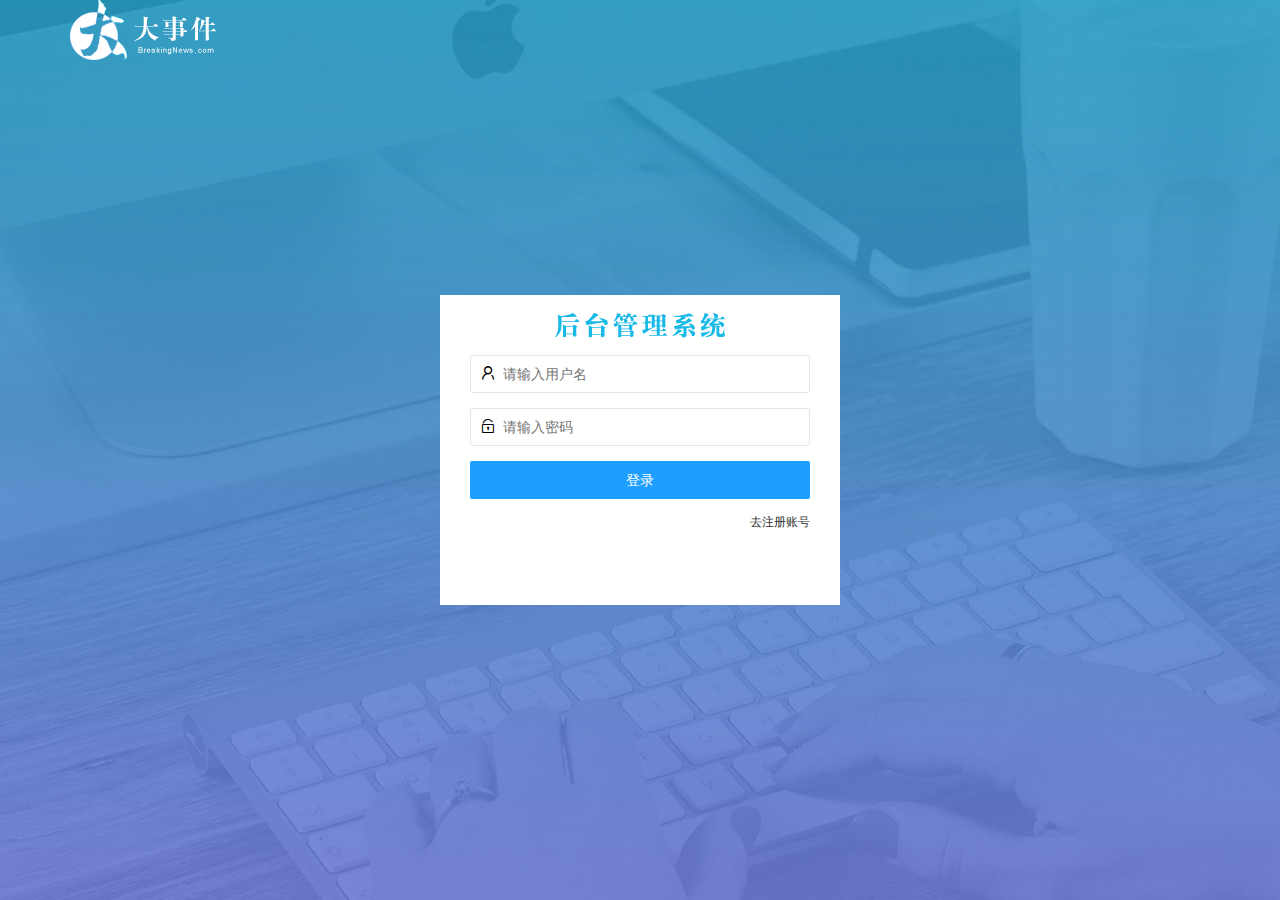
<file: login.html>
<!DOCTYPE html>
<html lang="en">

<head>
  <meta charset="UTF-8">
  <meta name="viewport" content="width=device-width, initial-scale=1.0">
  <title>大事件登录-注册</title>
  <link rel="stylesheet" href="/assets/lib/layui/css/layui.css">
  <link rel="stylesheet" href="/assets/css/login.css">
</head>

<body>
  <!-- 头部的 Logo 区域 -->
  <div class="layui-main">
    <img src="/assets/images/logo.png" alt="" />
  </div>

  <!-- 登录注册区域 -->
  <div class="loginAndRegBox">
    <div class="title-box">
    </div>
    <!-- 登录的div -->
    <div class="login-box">
      <form class="layui-form" action="" id="form_login">
        <!-- 用户名 -->
        <div class="layui-form-item">
          <i class="layui-icon layui-icon-username"></i>
          <input type="text" name="username" required lay-verify="required" placeholder="请输入用户名" autocomplete="off"
            class="layui-input" />
        </div>
        <!-- 密码 -->
        <div class="layui-form-item">
          <i class="layui-icon layui-icon-password"></i>
          <input type="password" name="password" required lay-verify="required|pwd" placeholder="请输入密码"
            autocomplete="off" class="layui-input" />
        </div>
        <!-- 登录按钮 -->
        <div class="layui-form-item">
          <!-- 注意：表单提交按钮和普通按钮的区别，就是 lay-submit 属性 -->
          <button class="layui-btn layui-btn-fluid layui-btn-normal" lay-submit>登录</button>
        </div>
        <div class="layui-form-item links">
          <a href="javascript:;" id="link_reg">去注册账号</a>
        </div>
      </form>
    </div>
    <!-- 注册的div -->
    <div class="reg-box">
      <!-- 注册的表单 -->
      <form class="layui-form" action="" id="form_reg">
        <!-- 用户名 -->
        <div class="layui-form-item">
          <i class="layui-icon layui-icon-username"></i>
          <input type="text" name="username" required lay-verify="required" placeholder="请输入用户名" autocomplete="off"
            class="layui-input" />
        </div>
        <!-- 密码 -->
        <div class="layui-form-item">
          <i class="layui-icon layui-icon-password"></i>
          <input type="password" name="password" required lay-verify="required|pwd" placeholder="请输入密码"
            autocomplete="off" class="layui-input" />
        </div>
        <!-- 密码确认框 -->
        <div class="layui-form-item">
          <i class="layui-icon layui-icon-password"></i>
          <input type="password" name="repassword" required lay-verify="required|pwd|repwd" placeholder="再次确认密码"
            autocomplete="off" class="layui-input" />
        </div>
        <!-- 注册按钮 -->
        <div class="layui-form-item">
          <!-- 注意：表单提交按钮和普通按钮的区别，就是 lay-submit 属性 -->
          <button class="layui-btn layui-btn-fluid layui-btn-normal" lay-submit>注册</button>
        </div>
        <div class="layui-form-item links">
          <a href="javascript:;" id="link_login">去登录</a>
        </div>
      </form>
    </div>
  </div>

  <!-- 导入leyui的JS文件 -->
  <script src="/assets/lib/layui/layui.all.js"></script>
  <!-- 导入JQuery文件 -->
  <script src="/assets/lib/jquery.js"></script>
  <!-- 导入自己封装的baseApi文件 -->
  <script src="/assets/lib/baseApi.js"></script>
  <!-- 导入登录页面的js文件 -->
  <script src="/assets/js/login.js"></script>
</body>

</html>
</file>
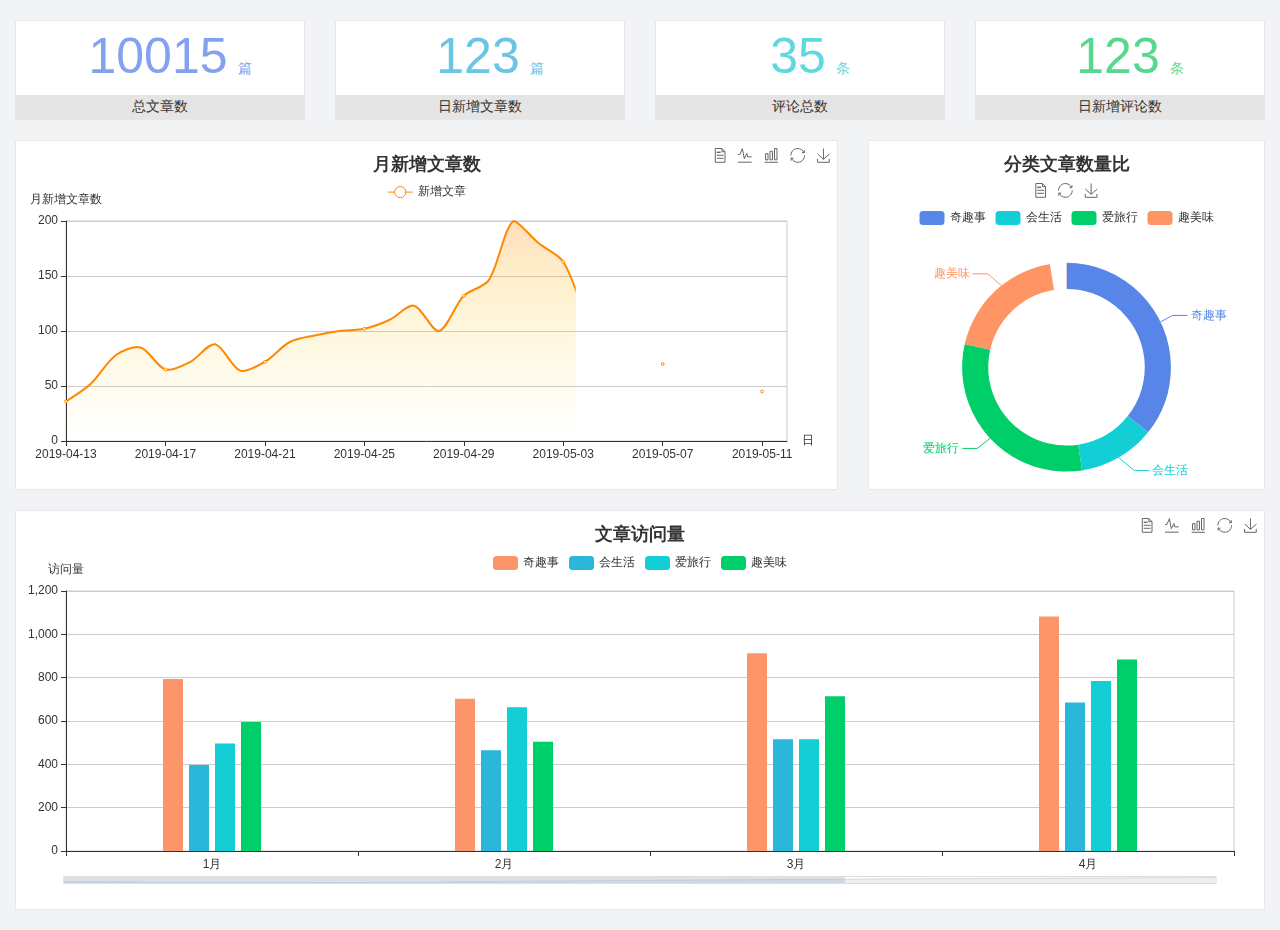
<file: home/dashboard.html>
<!DOCTYPE html>
<html lang="en">

<head>
  <meta charset="UTF-8">
  <meta name="viewport" content="width=device-width, initial-scale=1.0">
  <meta http-equiv="X-UA-Compatible" content="ie=edge">
  <title>图表统计</title>
  <link rel="stylesheet" href="../../assets/lib/bootstrap.css" />
  <link rel="stylesheet" href="../../assets/lib/main.css" />
  <script src="../../assets/lib/jquery.js"></script>
  <script type="text/javascript" src="../../assets/lib/echarts.min.js"></script>
</head>

<body>
  <div class="container-fluid">
    <div class="row spannel_list">
      <div class="col-sm-3 col-xs-6">
        <div class="spannel">
          <em>10015</em><span>篇</span>
          <b>总文章数</b>
        </div>
      </div>
      <div class="col-sm-3 col-xs-6">
        <div class="spannel scolor01">
          <em>123</em><span>篇</span>
          <b>日新增文章数</b>
        </div>
      </div>
      <div class="col-sm-3 col-xs-6">
        <div class="spannel scolor02">
          <em>35</em><span>条</span>
          <b>评论总数</b>
        </div>
      </div>
      <div class="col-sm-3 col-xs-6">
        <div class="spannel scolor03">
          <em>123</em><span>条</span>
          <b>日新增评论数</b>
        </div>
      </div>
    </div>
  </div>

  <div class="container-fluid">
    <div class="row curve-pie">
      <div class="col-lg-8 col-md-8">
        <div class="gragh_pannel" id="curve_show"></div>
      </div>
      <div class="col-lg-4 col-md-4">
        <div class="gragh_pannel" id="pie_show"></div>
      </div>
    </div>
  </div>

  <div class="container-fluid">
    <div class="column_pannel" id="column_show"></div>
  </div>

  <script>
    var oChart = echarts.init(document.getElementById('curve_show'));
    var aList_all = [
      { 'count': 36, 'date': '2019-04-13' },
      { 'count': 52, 'date': '2019-04-14' },
      { 'count': 78, 'date': '2019-04-15' },
      { 'count': 85, 'date': '2019-04-16' },
      { 'count': 65, 'date': '2019-04-17' },
      { 'count': 72, 'date': '2019-04-18' },
      { 'count': 88, 'date': '2019-04-19' },
      { 'count': 64, 'date': '2019-04-20' },
      { 'count': 72, 'date': '2019-04-21' },
      { 'count': 90, 'date': '2019-04-22' },
      { 'count': 96, 'date': '2019-04-23' },
      { 'count': 100, 'date': '2019-04-24' },
      { 'count': 102, 'date': '2019-04-25' },
      { 'count': 110, 'date': '2019-04-26' },
      { 'count': 123, 'date': '2019-04-27' },
      { 'count': 100, 'date': '2019-04-28' },
      { 'count': 132, 'date': '2019-04-29' },
      { 'count': 146, 'date': '2019-04-30' },
      { 'count': 200, 'date': '2019-05-01' },
      { 'count': 180, 'date': '2019-05-02' },
      { 'count': 163, 'date': '2019-05-03' },
      { 'count': 110, 'date': '2019-05-04' },
      { 'count': 80, 'date': '2019-05-05' },
      { 'count': 82, 'date': '2019-05-06' },
      { 'count': 70, 'date': '2019-05-07' },
      { 'count': 65, 'date': '2019-05-08' },
      { 'count': 54, 'date': '2019-05-09' },
      { 'count': 40, 'date': '2019-05-10' },
      { 'count': 45, 'date': '2019-05-11' },
      { 'count': 38, 'date': '2019-05-12' },
    ];

    let aCount = [];
    let aDate = [];

    for (var i = 0; i < aList_all.length; i++) {
      aCount.push(aList_all[i].count);
      aDate.push(aList_all[i].date);
    }

    var chartopt = {
      title: {
        text: '月新增文章数',
        left: 'center',
        top: '10'
      },
      tooltip: {
        trigger: 'axis'
      },
      legend: {
        data: ['新增文章'],
        top: '40'
      },
      toolbox: {
        show: true,
        feature: {
          mark: { show: true },
          dataView: { show: true, readOnly: false },
          magicType: { show: true, type: ['line', 'bar'] },
          restore: { show: true },
          saveAsImage: { show: true }
        }
      },
      calculable: true,
      xAxis: [
        {
          name: '日',
          type: 'category',
          boundaryGap: false,
          data: aDate
        }
      ],
      yAxis: [
        {
          name: '月新增文章数',
          type: 'value'
        }
      ],
      series: [
        {
          name: '新增文章',
          type: 'line',
          smooth: true,
          itemStyle: { normal: { areaStyle: { type: 'default' }, color: '#f80' }, lineStyle: { color: '#f80' } },
          data: aCount
        }],
      areaStyle: {
        normal: {
          color: new echarts.graphic.LinearGradient(0, 0, 0, 1, [{
            offset: 0,
            color: 'rgba(255,136,0,0.39)'
          }, {
            offset: .34,
            color: 'rgba(255,180,0,0.25)'
          }, {
            offset: 1,
            color: 'rgba(255,222,0,0.00)'
          }])

        }
      },
      grid: {
        show: true,
        x: 50,
        x2: 50,
        y: 80,
        height: 220
      }
    };

    oChart.setOption(chartopt);


    var oPie = echarts.init(document.getElementById('pie_show'));
    var oPieopt =
    {
      title: {
        top: 10,
        text: '分类文章数量比',
        x: 'center'
      },
      tooltip: {
        trigger: 'item',
        formatter: "{a} <br/>{b} : {c} ({d}%)"
      },
      color: ['#5885e8', '#13cfd5', '#00ce68', '#ff9565'],
      legend: {
        x: 'center',
        top: 65,
        data: ['奇趣事', '会生活', '爱旅行', '趣美味']
      },
      toolbox: {
        show: true,
        x: 'center',
        top: 35,
        feature: {
          mark: { show: true },
          dataView: { show: true, readOnly: false },
          magicType: {
            show: true,
            type: ['pie', 'funnel'],
            option: {
              funnel: {
                x: '25%',
                width: '50%',
                funnelAlign: 'left',
                max: 1548
              }
            }
          },
          restore: { show: true },
          saveAsImage: { show: true }
        }
      },
      calculable: true,
      series: [
        {
          name: '访问来源',
          type: 'pie',
          radius: ['45%', '60%'],
          center: ['50%', '65%'],
          data: [
            { value: 300, name: '奇趣事' },
            { value: 100, name: '会生活' },
            { value: 260, name: '爱旅行' },
            { value: 180, name: '趣美味' }
          ]
        }
      ]
    };
    oPie.setOption(oPieopt);



    var oColumn = this.echarts.init(document.getElementById('column_show'));
    var oColumnopt =
    {
      title: {
        text: '文章访问量',
        left: 'center',
        top: '10'
      },
      tooltip: {
        trigger: 'axis'
      },
      legend: {
        data: ['奇趣事', '会生活', '爱旅行', '趣美味'],
        top: '40'
      },
      toolbox: {
        show: true,
        feature: {
          mark: { show: true },
          dataView: { show: true, readOnly: false },
          magicType: { show: true, type: ['line', 'bar'] },
          restore: { show: true },
          saveAsImage: { show: true }
        }
      },
      calculable: true,
      xAxis: [
        {
          type: 'category',
          data: ['1月', '2月', '3月', '4月', '5月']
        }
      ],
      yAxis: [
        {
          name: '访问量',
          type: 'value'
        }
      ],
      series: [
        {
          name: '奇趣事',
          type: 'bar',
          barWidth: 20,
          itemStyle: {
            normal: { areaStyle: { type: 'default' }, color: '#fd956a' }
          },
          data: [800, 708, 920, 1090, 1200]
        },
        {
          name: '会生活',
          type: 'bar',
          barWidth: 20,
          itemStyle: {
            normal: { areaStyle: { type: 'default' }, color: '#2bb6db' }
          },
          data: [400, 468, 520, 690, 800]
        },
        {
          name: '爱旅行',
          type: 'bar',
          barWidth: 20,
          itemStyle: {
            normal: { areaStyle: { type: 'default' }, color: '#13cfd5' }
          },
          data: [500, 668, 520, 790, 900]
        },
        {
          name: '趣美味',
          type: 'bar',
          barWidth: 20,
          itemStyle: {
            normal: { areaStyle: { type: 'default' }, color: '#00ce68' }
          },
          data: [600, 508, 720, 890, 1000]
        }
      ],
      grid: {
        show: true,
        x: 50,
        x2: 30,
        y: 80,
        height: 260
      },
      dataZoom: [//给x轴设置滚动条
        {
          start: 0,//默认为0
          end: 100 - 1000 / 31,//默认为100
          type: 'slider',
          show: true,
          xAxisIndex: [0],
          handleSize: 0,//滑动条的 左右2个滑动条的大小
          height: 8,//组件高度
          left: 45, //左边的距离
          right: 50,//右边的距离
          bottom: 26,//右边的距离
          handleColor: '#ddd',//h滑动图标的颜色
          handleStyle: {
            borderColor: "#cacaca",
            borderWidth: "1",
            shadowBlur: 2,
            background: "#ddd",
            shadowColor: "#ddd",
          }
        }]
    };
    oColumn.setOption(oColumnopt);
  </script>
</body>

</html>
</file>
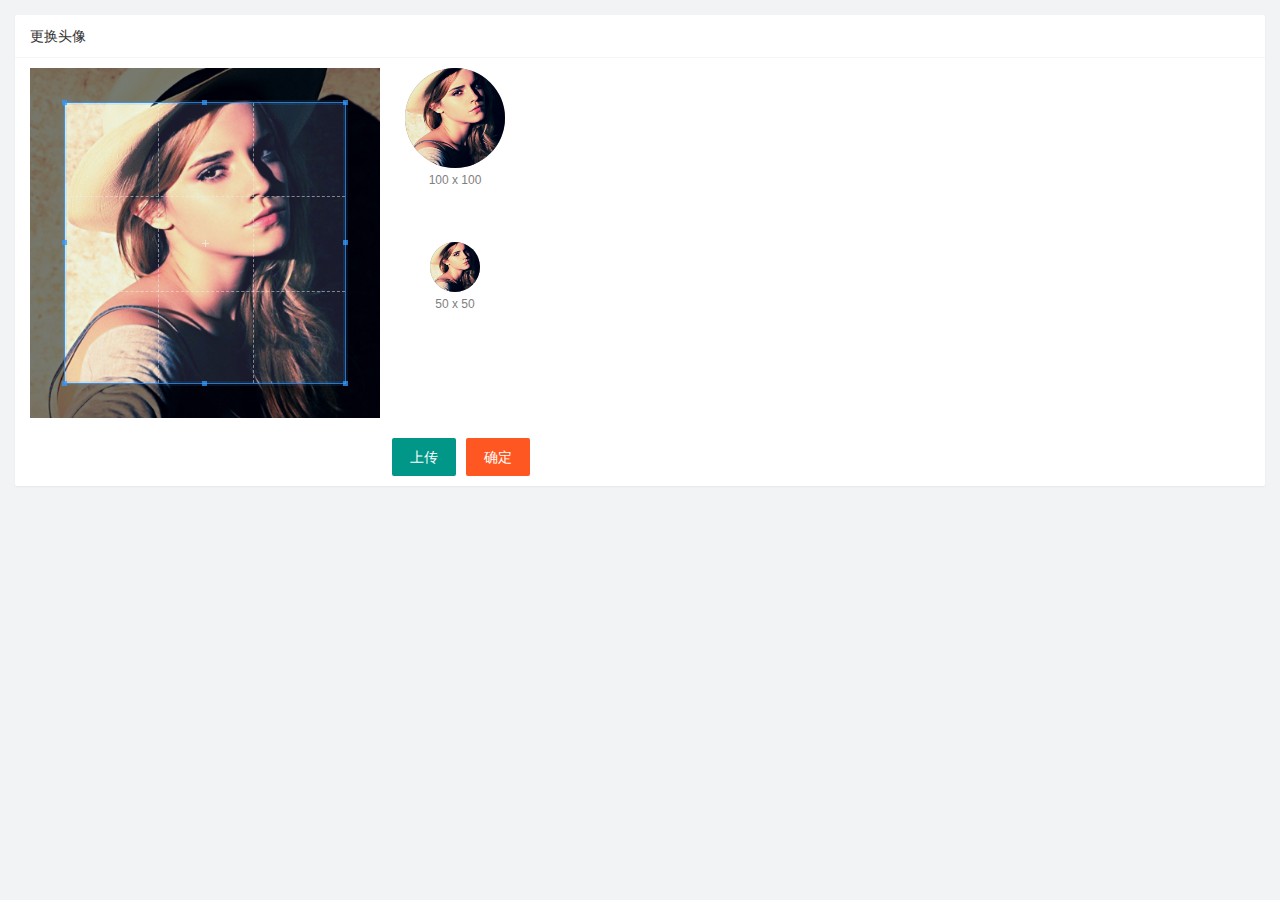
<file: user/user_avatar.html>
<!DOCTYPE html>
<html lang="en">

<head>
  <meta charset="UTF-8">
  <meta name="viewport" content="width=device-width, initial-scale=1.0">
  <title>Document</title>
  <link rel="stylesheet" href="/assets/lib/layui/css/layui.css">
  <link rel="stylesheet" href="/assets/lib/cropper/cropper.css">
  <link rel="stylesheet" href="/assets/css/user_avatar.css">
</head>

<body>
  <!-- 卡片区域 -->
  <div class="layui-card">
    <div class="layui-card-header">更换头像</div>
    <div class="layui-card-body">
      <!-- 第一行的图片裁剪和预览区域 -->
      <div class="row1">
        <!-- 图片裁剪区域 -->
        <div class="cropper-box">
          <!-- 这个 img 标签很重要，将来会把它初始化为裁剪区域 -->
          <img id="image" src="/assets/images/sample.jpg" />
        </div>
        <!-- 图片的预览区域 -->
        <div class="preview-box">
          <div>
            <!-- 宽高为 100px 的预览区域 -->
            <div class="img-preview w100"></div>
            <p class="size">100 x 100</p>
          </div>
          <div>
            <!-- 宽高为 50px 的预览区域 -->
            <div class="img-preview w50"></div>
            <p class="size">50 x 50</p>
          </div>
        </div>
      </div <!-- 第二行的按钮区域 -->
      <div class="row2">
        <input type="file" id="file" accept="image/*" style="display: none;" />
        <button type="button" class="layui-btn" id="btnChooseImage">上传</button>
        <button type="button" class="layui-btn layui-btn-danger" id="btnupload">确定</button>
      </div>
    </div>
  </div>
  <script src="/assets/lib/layui/layui.all.js"></script>
  <script src="/assets/lib/jquery.js"></script>
  <script src="/assets/lib/cropper/Cropper.js"></script>
  <script src="/assets/lib/cropper/jquery-cropper.js"></script>
  <script src="/assets/lib/baseApi.js"></script>
  <script src="/assets/js/user/user_avatar.js"></script>
</body>

</html>
</file>
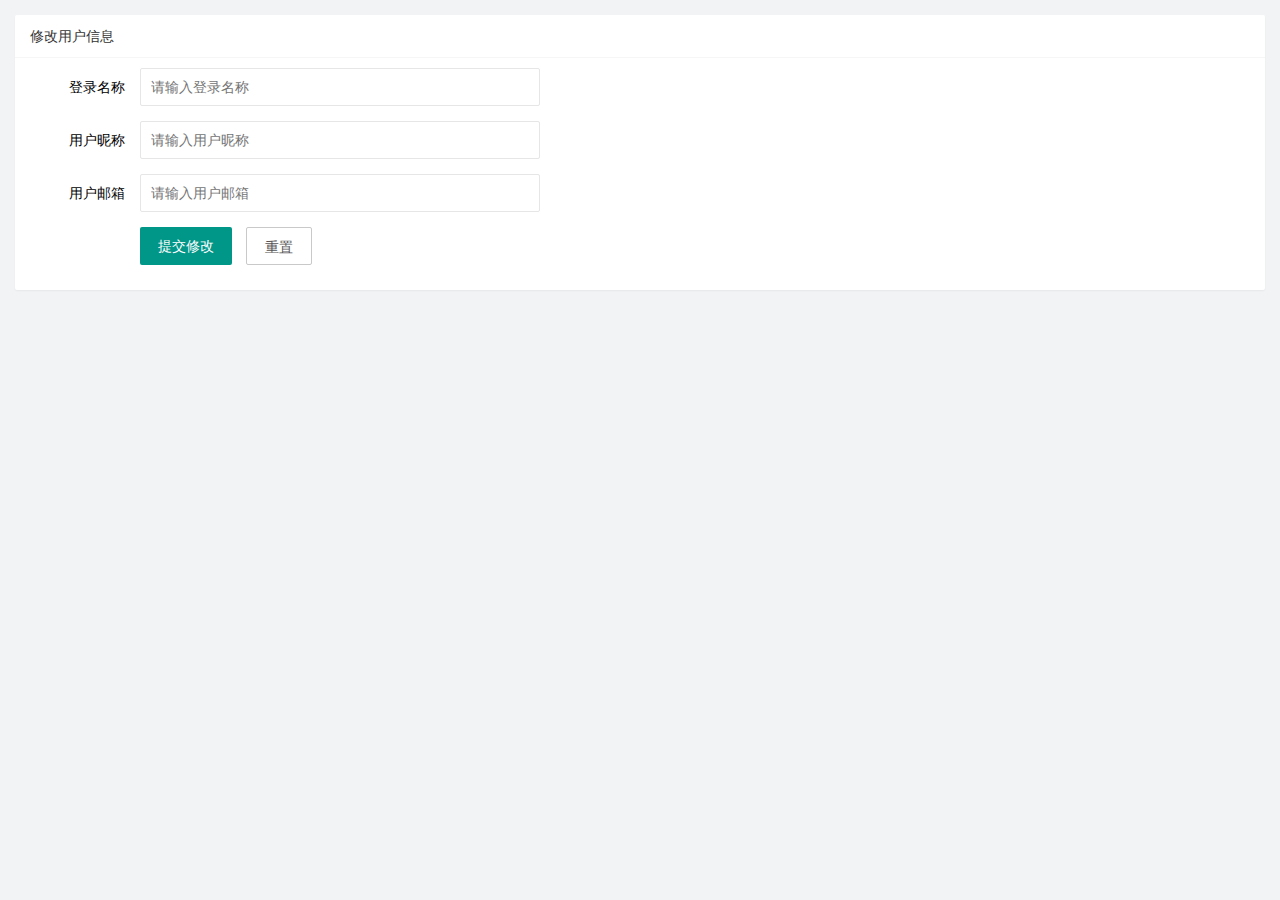
<file: user/user_info.html>
<!DOCTYPE html>
<html lang="en">

<head>
  <meta charset="UTF-8">
  <meta name="viewport" content="width=device-width, initial-scale=1.0">
  <title>Document</title>
  <link rel="stylesheet" href="../assets/lib/layui/css/layui.css">
  <link rel="stylesheet" href="/assets/css/user_info.css">
</head>

<body>
  <!-- 卡片区域 -->
  <div class="layui-card">
    <div class="layui-card-header">修改用户信息</div>
    <div class="layui-card-body">
      <!-- form 表单区域 -->
      <form class="layui-form" lay-filter="formUserInfo">
        <input type="hidden" name="id" value="">
        <div class="layui-form-item">
          <label class="layui-form-label">登录名称</label>
          <div class="layui-input-block">
            <input type="text" name="username" required lay-verify="required" placeholder="请输入登录名称" autocomplete="off"
              class="layui-input" readonly />
          </div>
        </div>
        <div class="layui-form-item">
          <label class="layui-form-label">用户昵称</label>
          <div class="layui-input-block">
            <input type="text" name="nickname" required lay-verify="required|nickname" placeholder="请输入用户昵称"
              autocomplete="off" class="layui-input" />
          </div>
        </div>
        <div class="layui-form-item">
          <label class="layui-form-label">用户邮箱</label>
          <div class="layui-input-block">
            <input type="text" name="email" required lay-verify="required|email" placeholder="请输入用户邮箱"
              autocomplete="off" class="layui-input" />
          </div>
        </div>
        <div class="layui-form-item">
          <div class="layui-input-block">
            <button id="submit" class="layui-btn" lay-submit lay-filter="formDemo">提交修改</button>
            <button  class="layui-btn layui-btn-primary" id="btnReset">重置</button>
          </div>
        </div>
      </form>
    </div>

    <!-- 导入 layui 的 js -->
    <script src="/assets/lib/layui/layui.all.js"></script>
    <!-- 导入 jquery -->
    <script src="/assets/lib/jquery.js"></script>
    <!-- 导入baseApi -->
    <script src="/assets/lib/baseApi.js"></script>
    <!-- 导入自己的 js -->
    <script src="/assets/js/user/user_info.js"></script>
</body>

</html>
</file>
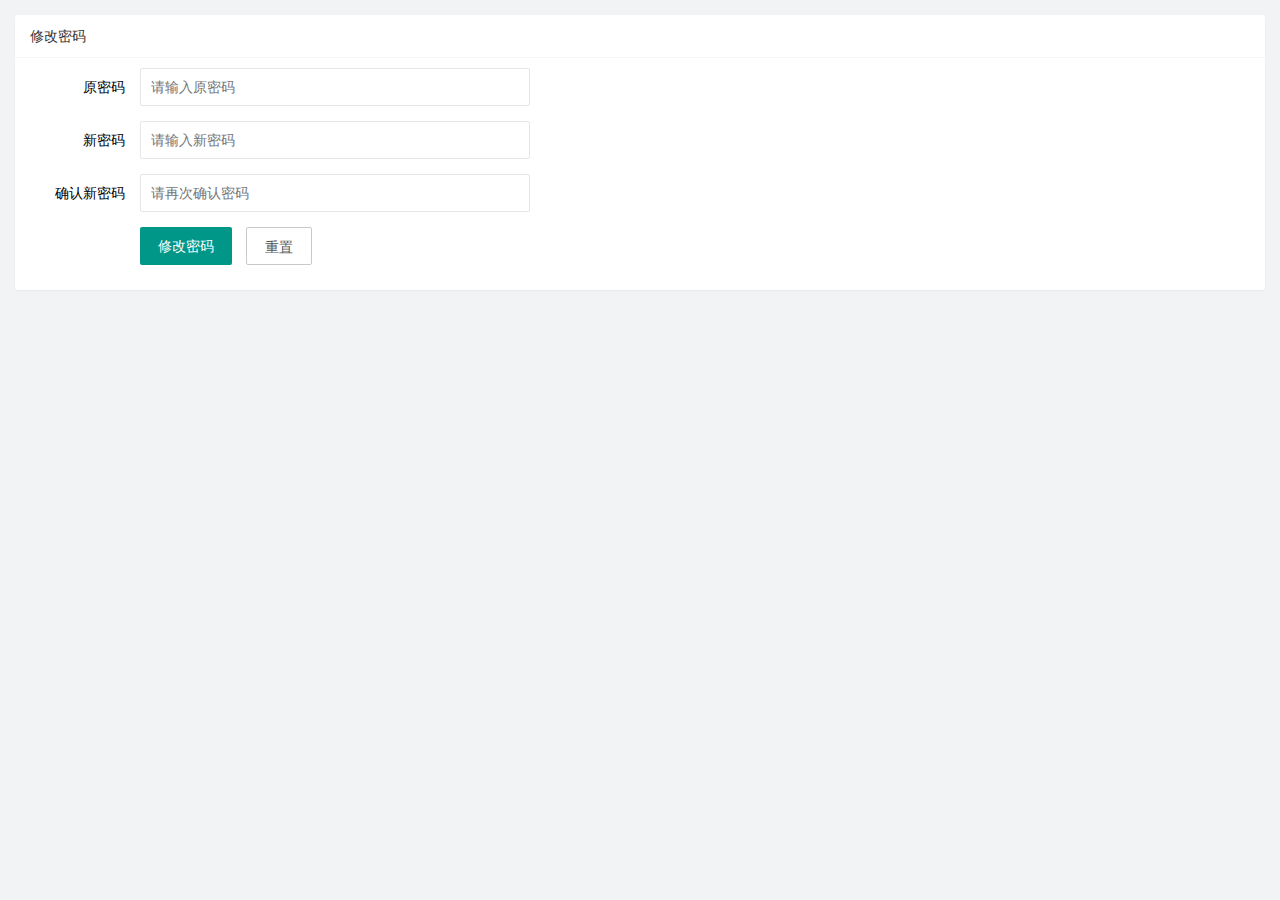
<file: user/user_password.html>
<!DOCTYPE html>
<html lang="en">

<head>
  <meta charset="UTF-8">
  <meta name="viewport" content="width=device-width, initial-scale=1.0">
  <title>Document</title>
  <link rel="stylesheet" href="/assets/lib/layui/css/layui.css">
  <link rel="stylesheet" href="/assets/css/user_password.css">
</head>

<body>
  <!-- 卡片区域 -->
  <div class="layui-card">
    <div class="layui-card-header">修改密码</div>
    <div class="layui-card-body">
      <form class="layui-form">
        <div class="layui-form-item">
          <label class="layui-form-label">原密码</label>
          <div class="layui-input-block">
            <input type="password" name="oldPwd" required lay-verify="required|pwd" placeholder="请输入原密码"
              autocomplete="off" class="layui-input" />
          </div>
        </div>
        <div class="layui-form-item">
          <label class="layui-form-label">新密码</label>
          <div class="layui-input-block">
            <input type="password" name="newPwd" required lay-verify="required|pwd|samePwd" placeholder="请输入新密码"
              autocomplete="off" class="layui-input" />
          </div>
        </div>
        <div class="layui-form-item">
          <label class="layui-form-label">确认新密码</label>
          <div class="layui-input-block">
            <input type="password" name="rePwd" required lay-verify="required|pwd|rePwd" placeholder="请再次确认密码"
              autocomplete="off" class="layui-input" />
          </div>
        </div>
        <div class="layui-form-item">
          <div class="layui-input-block">
            <button class="layui-btn" lay-submit lay-filter="formDemo">修改密码</button>
            <button type="reset" class="layui-btn layui-btn-primary">重置</button>
          </div>
        </div>
      </form>
    </div>
  </div>


  <!-- 导入 layui 的 js -->
  <script src="/assets/lib/layui/layui.all.js"></script>
  <!-- 导入 jQuery -->
  <script src="/assets/lib/jquery.js"></script>
  <!-- 导入 baseAPI -->
  <script src="/assets/lib/baseApi.js"></script>
  <!-- 导入自己的 js -->
  <script src="/assets/js/user/user_password.js"></script>
</body>

</html>
</file>
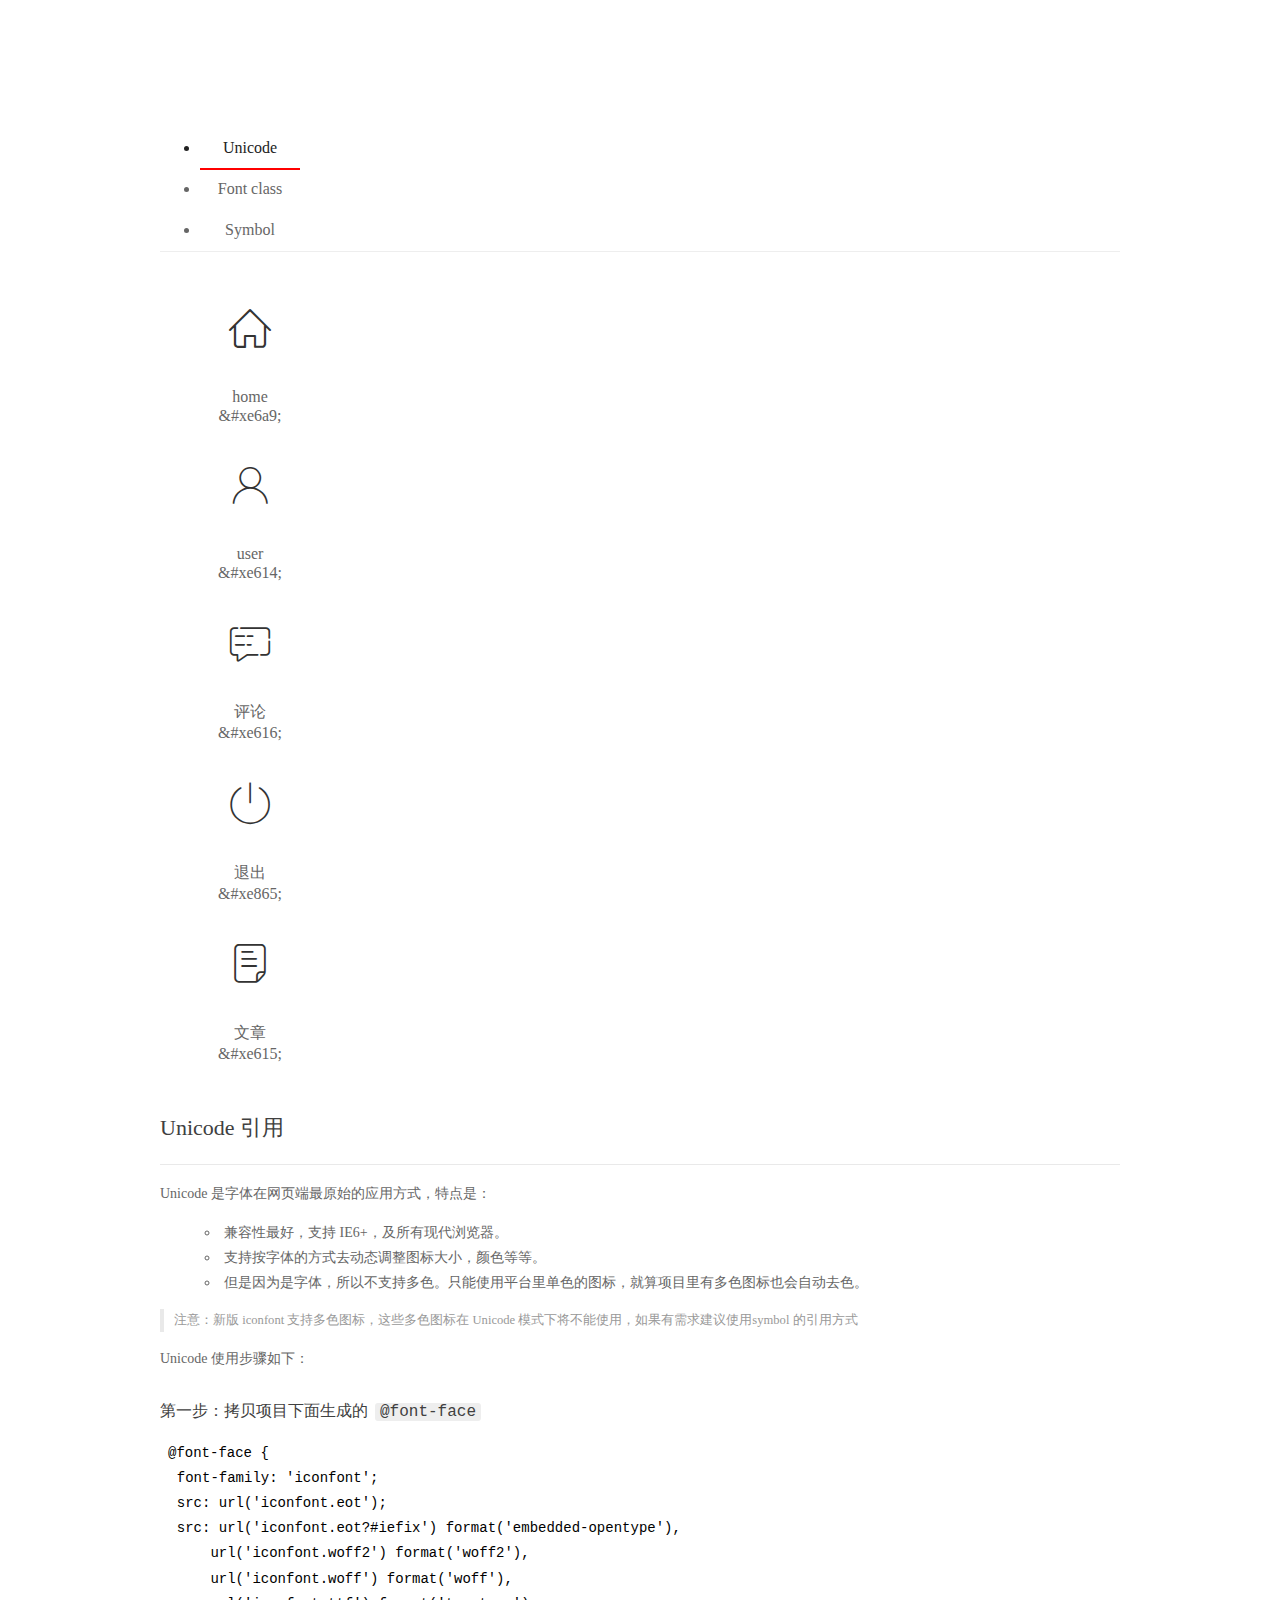
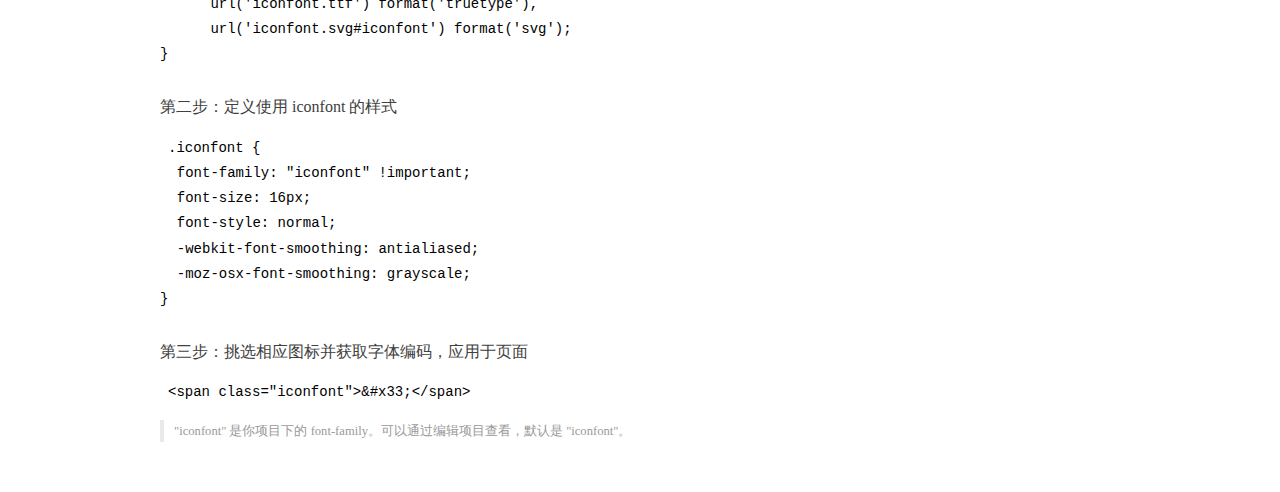
<file: assets/fonts/demo_index.html>
<!DOCTYPE html>
<html>
<head>
  <meta charset="utf-8"/>
  <title>IconFont Demo</title>
  <link rel="shortcut icon" href="https://gtms04.alicdn.com/tps/i4/TB1_oz6GVXXXXaFXpXXJDFnIXXX-64-64.ico" type="image/x-icon"/>
  <link rel="stylesheet" href="https://g.alicdn.com/thx/cube/1.3.2/cube.min.css">
  <link rel="stylesheet" href="demo.css">
  <link rel="stylesheet" href="iconfont.css">
  <script src="iconfont.js"></script>
  <!-- jQuery -->
  <script src="https://a1.alicdn.com/oss/uploads/2018/12/26/7bfddb60-08e8-11e9-9b04-53e73bb6408b.js"></script>
  <!-- 代码高亮 -->
  <script src="https://a1.alicdn.com/oss/uploads/2018/12/26/a3f714d0-08e6-11e9-8a15-ebf944d7534c.js"></script>
</head>
<body>
  <div class="main">
    <h1 class="logo"><a href="https://www.iconfont.cn/" title="iconfont 首页" target="_blank">&#xe86b;</a></h1>
    <div class="nav-tabs">
      <ul id="tabs" class="dib-box">
        <li class="dib active"><span>Unicode</span></li>
        <li class="dib"><span>Font class</span></li>
        <li class="dib"><span>Symbol</span></li>
      </ul>
      
    </div>
    <div class="tab-container">
      <div class="content unicode" style="display: block;">
          <ul class="icon_lists dib-box">
          
            <li class="dib">
              <span class="icon iconfont">&#xe6a9;</span>
                <div class="name">home</div>
                <div class="code-name">&amp;#xe6a9;</div>
              </li>
          
            <li class="dib">
              <span class="icon iconfont">&#xe614;</span>
                <div class="name">user</div>
                <div class="code-name">&amp;#xe614;</div>
              </li>
          
            <li class="dib">
              <span class="icon iconfont">&#xe616;</span>
                <div class="name">评论</div>
                <div class="code-name">&amp;#xe616;</div>
              </li>
          
            <li class="dib">
              <span class="icon iconfont">&#xe865;</span>
                <div class="name">退出</div>
                <div class="code-name">&amp;#xe865;</div>
              </li>
          
            <li class="dib">
              <span class="icon iconfont">&#xe615;</span>
                <div class="name">文章</div>
                <div class="code-name">&amp;#xe615;</div>
              </li>
          
          </ul>
          <div class="article markdown">
          <h2 id="unicode-">Unicode 引用</h2>
          <hr>

          <p>Unicode 是字体在网页端最原始的应用方式，特点是：</p>
          <ul>
            <li>兼容性最好，支持 IE6+，及所有现代浏览器。</li>
            <li>支持按字体的方式去动态调整图标大小，颜色等等。</li>
            <li>但是因为是字体，所以不支持多色。只能使用平台里单色的图标，就算项目里有多色图标也会自动去色。</li>
          </ul>
          <blockquote>
            <p>注意：新版 iconfont 支持多色图标，这些多色图标在 Unicode 模式下将不能使用，如果有需求建议使用symbol 的引用方式</p>
          </blockquote>
          <p>Unicode 使用步骤如下：</p>
          <h3 id="-font-face">第一步：拷贝项目下面生成的 <code>@font-face</code></h3>
<pre><code class="language-css"
>@font-face {
  font-family: 'iconfont';
  src: url('iconfont.eot');
  src: url('iconfont.eot?#iefix') format('embedded-opentype'),
      url('iconfont.woff2') format('woff2'),
      url('iconfont.woff') format('woff'),
      url('iconfont.ttf') format('truetype'),
      url('iconfont.svg#iconfont') format('svg');
}
</code></pre>
          <h3 id="-iconfont-">第二步：定义使用 iconfont 的样式</h3>
<pre><code class="language-css"
>.iconfont {
  font-family: "iconfont" !important;
  font-size: 16px;
  font-style: normal;
  -webkit-font-smoothing: antialiased;
  -moz-osx-font-smoothing: grayscale;
}
</code></pre>
          <h3 id="-">第三步：挑选相应图标并获取字体编码，应用于页面</h3>
<pre>
<code class="language-html"
>&lt;span class="iconfont"&gt;&amp;#x33;&lt;/span&gt;
</code></pre>
          <blockquote>
            <p>"iconfont" 是你项目下的 font-family。可以通过编辑项目查看，默认是 "iconfont"。</p>
          </blockquote>
          </div>
      </div>
      <div class="content font-class">
        <ul class="icon_lists dib-box">
          
          <li class="dib">
            <span class="icon iconfont icon-home"></span>
            <div class="name">
              home
            </div>
            <div class="code-name">.icon-home
            </div>
          </li>
          
          <li class="dib">
            <span class="icon iconfont icon-user"></span>
            <div class="name">
              user
            </div>
            <div class="code-name">.icon-user
            </div>
          </li>
          
          <li class="dib">
            <span class="icon iconfont icon-pinglun"></span>
            <div class="name">
              评论
            </div>
            <div class="code-name">.icon-pinglun
            </div>
          </li>
          
          <li class="dib">
            <span class="icon iconfont icon-tuichu"></span>
            <div class="name">
              退出
            </div>
            <div class="code-name">.icon-tuichu
            </div>
          </li>
          
          <li class="dib">
            <span class="icon iconfont icon-16"></span>
            <div class="name">
              文章
            </div>
            <div class="code-name">.icon-16
            </div>
          </li>
          
        </ul>
        <div class="article markdown">
        <h2 id="font-class-">font-class 引用</h2>
        <hr>

        <p>font-class 是 Unicode 使用方式的一种变种，主要是解决 Unicode 书写不直观，语意不明确的问题。</p>
        <p>与 Unicode 使用方式相比，具有如下特点：</p>
        <ul>
          <li>兼容性良好，支持 IE8+，及所有现代浏览器。</li>
          <li>相比于 Unicode 语意明确，书写更直观。可以很容易分辨这个 icon 是什么。</li>
          <li>因为使用 class 来定义图标，所以当要替换图标时，只需要修改 class 里面的 Unicode 引用。</li>
          <li>不过因为本质上还是使用的字体，所以多色图标还是不支持的。</li>
        </ul>
        <p>使用步骤如下：</p>
        <h3 id="-fontclass-">第一步：引入项目下面生成的 fontclass 代码：</h3>
<pre><code class="language-html">&lt;link rel="stylesheet" href="./iconfont.css"&gt;
</code></pre>
        <h3 id="-">第二步：挑选相应图标并获取类名，应用于页面：</h3>
<pre><code class="language-html">&lt;span class="iconfont icon-xxx"&gt;&lt;/span&gt;
</code></pre>
        <blockquote>
          <p>"
            iconfont" 是你项目下的 font-family。可以通过编辑项目查看，默认是 "iconfont"。</p>
        </blockquote>
      </div>
      </div>
      <div class="content symbol">
          <ul class="icon_lists dib-box">
          
            <li class="dib">
                <svg class="icon svg-icon" aria-hidden="true">
                  <use xlink:href="#icon-home"></use>
                </svg>
                <div class="name">home</div>
                <div class="code-name">#icon-home</div>
            </li>
          
            <li class="dib">
                <svg class="icon svg-icon" aria-hidden="true">
                  <use xlink:href="#icon-user"></use>
                </svg>
                <div class="name">user</div>
                <div class="code-name">#icon-user</div>
            </li>
          
            <li class="dib">
                <svg class="icon svg-icon" aria-hidden="true">
                  <use xlink:href="#icon-pinglun"></use>
                </svg>
                <div class="name">评论</div>
                <div class="code-name">#icon-pinglun</div>
            </li>
          
            <li class="dib">
                <svg class="icon svg-icon" aria-hidden="true">
                  <use xlink:href="#icon-tuichu"></use>
                </svg>
                <div class="name">退出</div>
                <div class="code-name">#icon-tuichu</div>
            </li>
          
            <li class="dib">
                <svg class="icon svg-icon" aria-hidden="true">
                  <use xlink:href="#icon-16"></use>
                </svg>
                <div class="name">文章</div>
                <div class="code-name">#icon-16</div>
            </li>
          
          </ul>
          <div class="article markdown">
          <h2 id="symbol-">Symbol 引用</h2>
          <hr>

          <p>这是一种全新的使用方式，应该说这才是未来的主流，也是平台目前推荐的用法。相关介绍可以参考这篇<a href="">文章</a>
            这种用法其实是做了一个 SVG 的集合，与另外两种相比具有如下特点：</p>
          <ul>
            <li>支持多色图标了，不再受单色限制。</li>
            <li>通过一些技巧，支持像字体那样，通过 <code>font-size</code>, <code>color</code> 来调整样式。</li>
            <li>兼容性较差，支持 IE9+，及现代浏览器。</li>
            <li>浏览器渲染 SVG 的性能一般，还不如 png。</li>
          </ul>
          <p>使用步骤如下：</p>
          <h3 id="-symbol-">第一步：引入项目下面生成的 symbol 代码：</h3>
<pre><code class="language-html">&lt;script src="./iconfont.js"&gt;&lt;/script&gt;
</code></pre>
          <h3 id="-css-">第二步：加入通用 CSS 代码（引入一次就行）：</h3>
<pre><code class="language-html">&lt;style&gt;
.icon {
  width: 1em;
  height: 1em;
  vertical-align: -0.15em;
  fill: currentColor;
  overflow: hidden;
}
&lt;/style&gt;
</code></pre>
          <h3 id="-">第三步：挑选相应图标并获取类名，应用于页面：</h3>
<pre><code class="language-html">&lt;svg class="icon" aria-hidden="true"&gt;
  &lt;use xlink:href="#icon-xxx"&gt;&lt;/use&gt;
&lt;/svg&gt;
</code></pre>
          </div>
      </div>

    </div>
  </div>
  <script>
  $(document).ready(function () {
      $('.tab-container .content:first').show()

      $('#tabs li').click(function (e) {
        var tabContent = $('.tab-container .content')
        var index = $(this).index()

        if ($(this).hasClass('active')) {
          return
        } else {
          $('#tabs li').removeClass('active')
          $(this).addClass('active')

          tabContent.hide().eq(index).fadeIn()
        }
      })
    })
  </script>
</body>
</html>
</file>
<file: assets/lib/layui/css/layui.css>
/** layui-v2.5.5 MIT License By https://www.layui.com */
 .layui-inline,img{display:inline-block;vertical-align:middle}h1,h2,h3,h4,h5,h6{font-weight:400}.layui-edge,.layui-header,.layui-inline,.layui-main{position:relative}.layui-body,.layui-edge,.layui-elip{overflow:hidden}.layui-btn,.layui-edge,.layui-inline,img{vertical-align:middle}.layui-btn,.layui-disabled,.layui-icon,.layui-unselect{-moz-user-select:none;-webkit-user-select:none;-ms-user-select:none}.layui-elip,.layui-form-checkbox span,.layui-form-pane .layui-form-label{text-overflow:ellipsis;white-space:nowrap}.layui-breadcrumb,.layui-tree-btnGroup{visibility:hidden}blockquote,body,button,dd,div,dl,dt,form,h1,h2,h3,h4,h5,h6,input,li,ol,p,pre,td,textarea,th,ul{margin:0;padding:0;-webkit-tap-highlight-color:rgba(0,0,0,0)}a:active,a:hover{outline:0}img{border:none}li{list-style:none}table{border-collapse:collapse;border-spacing:0}h4,h5,h6{font-size:100%}button,input,optgroup,option,select,textarea{font-family:inherit;font-size:inherit;font-style:inherit;font-weight:inherit;outline:0}pre{white-space:pre-wrap;white-space:-moz-pre-wrap;white-space:-pre-wrap;white-space:-o-pre-wrap;word-wrap:break-word}body{line-height:24px;font:14px Helvetica Neue,Helvetica,PingFang SC,Tahoma,Arial,sans-serif}hr{height:1px;margin:10px 0;border:0;clear:both}a{color:#333;text-decoration:none}a:hover{color:#777}a cite{font-style:normal;*cursor:pointer}.layui-border-box,.layui-border-box *{box-sizing:border-box}.layui-box,.layui-box *{box-sizing:content-box}.layui-clear{clear:both;*zoom:1}.layui-clear:after{content:'\20';clear:both;*zoom:1;display:block;height:0}.layui-inline{*display:inline;*zoom:1}.layui-edge{display:inline-block;width:0;height:0;border-width:6px;border-style:dashed;border-color:transparent}.layui-edge-top{top:-4px;border-bottom-color:#999;border-bottom-style:solid}.layui-edge-right{border-left-color:#999;border-left-style:solid}.layui-edge-bottom{top:2px;border-top-color:#999;border-top-style:solid}.layui-edge-left{border-right-color:#999;border-right-style:solid}.layui-disabled,.layui-disabled:hover{color:#d2d2d2!important;cursor:not-allowed!important}.layui-circle{border-radius:100%}.layui-show{display:block!important}.layui-hide{display:none!important}@font-face{font-family:layui-icon;src:url(../font/iconfont.eot?v=250);src:url(../font/iconfont.eot?v=250#iefix) format('embedded-opentype'),url(../font/iconfont.woff2?v=250) format('woff2'),url(../font/iconfont.woff?v=250) format('woff'),url(../font/iconfont.ttf?v=250) format('truetype'),url(../font/iconfont.svg?v=250#layui-icon) format('svg')}.layui-icon{font-family:layui-icon!important;font-size:16px;font-style:normal;-webkit-font-smoothing:antialiased;-moz-osx-font-smoothing:grayscale}.layui-icon-reply-fill:before{content:"\e611"}.layui-icon-set-fill:before{content:"\e614"}.layui-icon-menu-fill:before{content:"\e60f"}.layui-icon-search:before{content:"\e615"}.layui-icon-share:before{content:"\e641"}.layui-icon-set-sm:before{content:"\e620"}.layui-icon-engine:before{content:"\e628"}.layui-icon-close:before{content:"\1006"}.layui-icon-close-fill:before{content:"\1007"}.layui-icon-chart-screen:before{content:"\e629"}.layui-icon-star:before{content:"\e600"}.layui-icon-circle-dot:before{content:"\e617"}.layui-icon-chat:before{content:"\e606"}.layui-icon-release:before{content:"\e609"}.layui-icon-list:before{content:"\e60a"}.layui-icon-chart:before{content:"\e62c"}.layui-icon-ok-circle:before{content:"\1005"}.layui-icon-layim-theme:before{content:"\e61b"}.layui-icon-table:before{content:"\e62d"}.layui-icon-right:before{content:"\e602"}.layui-icon-left:before{content:"\e603"}.layui-icon-cart-simple:before{content:"\e698"}.layui-icon-face-cry:before{content:"\e69c"}.layui-icon-face-smile:before{content:"\e6af"}.layui-icon-survey:before{content:"\e6b2"}.layui-icon-tree:before{content:"\e62e"}.layui-icon-upload-circle:before{content:"\e62f"}.layui-icon-add-circle:before{content:"\e61f"}.layui-icon-download-circle:before{content:"\e601"}.layui-icon-templeate-1:before{content:"\e630"}.layui-icon-util:before{content:"\e631"}.layui-icon-face-surprised:before{content:"\e664"}.layui-icon-edit:before{content:"\e642"}.layui-icon-speaker:before{content:"\e645"}.layui-icon-down:before{content:"\e61a"}.layui-icon-file:before{content:"\e621"}.layui-icon-layouts:before{content:"\e632"}.layui-icon-rate-half:before{content:"\e6c9"}.layui-icon-add-circle-fine:before{content:"\e608"}.layui-icon-prev-circle:before{content:"\e633"}.layui-icon-read:before{content:"\e705"}.layui-icon-404:before{content:"\e61c"}.layui-icon-carousel:before{content:"\e634"}.layui-icon-help:before{content:"\e607"}.layui-icon-code-circle:before{content:"\e635"}.layui-icon-water:before{content:"\e636"}.layui-icon-username:before{content:"\e66f"}.layui-icon-find-fill:before{content:"\e670"}.layui-icon-about:before{content:"\e60b"}.layui-icon-location:before{content:"\e715"}.layui-icon-up:before{content:"\e619"}.layui-icon-pause:before{content:"\e651"}.layui-icon-date:before{content:"\e637"}.layui-icon-layim-uploadfile:before{content:"\e61d"}.layui-icon-delete:before{content:"\e640"}.layui-icon-play:before{content:"\e652"}.layui-icon-top:before{content:"\e604"}.layui-icon-friends:before{content:"\e612"}.layui-icon-refresh-3:before{content:"\e9aa"}.layui-icon-ok:before{content:"\e605"}.layui-icon-layer:before{content:"\e638"}.layui-icon-face-smile-fine:before{content:"\e60c"}.layui-icon-dollar:before{content:"\e659"}.layui-icon-group:before{content:"\e613"}.layui-icon-layim-download:before{content:"\e61e"}.layui-icon-picture-fine:before{content:"\e60d"}.layui-icon-link:before{content:"\e64c"}.layui-icon-diamond:before{content:"\e735"}.layui-icon-log:before{content:"\e60e"}.layui-icon-rate-solid:before{content:"\e67a"}.layui-icon-fonts-del:before{content:"\e64f"}.layui-icon-unlink:before{content:"\e64d"}.layui-icon-fonts-clear:before{content:"\e639"}.layui-icon-triangle-r:before{content:"\e623"}.layui-icon-circle:before{content:"\e63f"}.layui-icon-radio:before{content:"\e643"}.layui-icon-align-center:before{content:"\e647"}.layui-icon-align-right:before{content:"\e648"}.layui-icon-align-left:before{content:"\e649"}.layui-icon-loading-1:before{content:"\e63e"}.layui-icon-return:before{content:"\e65c"}.layui-icon-fonts-strong:before{content:"\e62b"}.layui-icon-upload:before{content:"\e67c"}.layui-icon-dialogue:before{content:"\e63a"}.layui-icon-video:before{content:"\e6ed"}.layui-icon-headset:before{content:"\e6fc"}.layui-icon-cellphone-fine:before{content:"\e63b"}.layui-icon-add-1:before{content:"\e654"}.layui-icon-face-smile-b:before{content:"\e650"}.layui-icon-fonts-html:before{content:"\e64b"}.layui-icon-form:before{content:"\e63c"}.layui-icon-cart:before{content:"\e657"}.layui-icon-camera-fill:before{content:"\e65d"}.layui-icon-tabs:before{content:"\e62a"}.layui-icon-fonts-code:before{content:"\e64e"}.layui-icon-fire:before{content:"\e756"}.layui-icon-set:before{content:"\e716"}.layui-icon-fonts-u:before{content:"\e646"}.layui-icon-triangle-d:before{content:"\e625"}.layui-icon-tips:before{content:"\e702"}.layui-icon-picture:before{content:"\e64a"}.layui-icon-more-vertical:before{content:"\e671"}.layui-icon-flag:before{content:"\e66c"}.layui-icon-loading:before{content:"\e63d"}.layui-icon-fonts-i:before{content:"\e644"}.layui-icon-refresh-1:before{content:"\e666"}.layui-icon-rmb:before{content:"\e65e"}.layui-icon-home:before{content:"\e68e"}.layui-icon-user:before{content:"\e770"}.layui-icon-notice:before{content:"\e667"}.layui-icon-login-weibo:before{content:"\e675"}.layui-icon-voice:before{content:"\e688"}.layui-icon-upload-drag:before{content:"\e681"}.layui-icon-login-qq:before{content:"\e676"}.layui-icon-snowflake:before{content:"\e6b1"}.layui-icon-file-b:before{content:"\e655"}.layui-icon-template:before{content:"\e663"}.layui-icon-auz:before{content:"\e672"}.layui-icon-console:before{content:"\e665"}.layui-icon-app:before{content:"\e653"}.layui-icon-prev:before{content:"\e65a"}.layui-icon-website:before{content:"\e7ae"}.layui-icon-next:before{content:"\e65b"}.layui-icon-component:before{content:"\e857"}.layui-icon-more:before{content:"\e65f"}.layui-icon-login-wechat:before{content:"\e677"}.layui-icon-shrink-right:before{content:"\e668"}.layui-icon-spread-left:before{content:"\e66b"}.layui-icon-camera:before{content:"\e660"}.layui-icon-note:before{content:"\e66e"}.layui-icon-refresh:before{content:"\e669"}.layui-icon-female:before{content:"\e661"}.layui-icon-male:before{content:"\e662"}.layui-icon-password:before{content:"\e673"}.layui-icon-senior:before{content:"\e674"}.layui-icon-theme:before{content:"\e66a"}.layui-icon-tread:before{content:"\e6c5"}.layui-icon-praise:before{content:"\e6c6"}.layui-icon-star-fill:before{content:"\e658"}.layui-icon-rate:before{content:"\e67b"}.layui-icon-template-1:before{content:"\e656"}.layui-icon-vercode:before{content:"\e679"}.layui-icon-cellphone:before{content:"\e678"}.layui-icon-screen-full:before{content:"\e622"}.layui-icon-screen-restore:before{content:"\e758"}.layui-icon-cols:before{content:"\e610"}.layui-icon-export:before{content:"\e67d"}.layui-icon-print:before{content:"\e66d"}.layui-icon-slider:before{content:"\e714"}.layui-icon-addition:before{content:"\e624"}.layui-icon-subtraction:before{content:"\e67e"}.layui-icon-service:before{content:"\e626"}.layui-icon-transfer:before{content:"\e691"}.layui-main{width:1140px;margin:0 auto}.layui-header{z-index:1000;height:60px}.layui-header a:hover{transition:all .5s;-webkit-transition:all .5s}.layui-side{position:fixed;left:0;top:0;bottom:0;z-index:999;width:200px;overflow-x:hidden}.layui-side-scroll{position:relative;width:220px;height:100%;overflow-x:hidden}.layui-body{position:absolute;left:200px;right:0;top:0;bottom:0;z-index:998;width:auto;overflow-y:auto;box-sizing:border-box}.layui-layout-body{overflow:hidden}.layui-layout-admin .layui-header{background-color:#23262E}.layui-layout-admin .layui-side{top:60px;width:200px;overflow-x:hidden}.layui-layout-admin .layui-body{position:fixed;top:60px;bottom:44px}.layui-layout-admin .layui-main{width:auto;margin:0 15px}.layui-layout-admin .layui-footer{position:fixed;left:200px;right:0;bottom:0;height:44px;line-height:44px;padding:0 15px;background-color:#eee}.layui-layout-admin .layui-logo{position:absolute;left:0;top:0;width:200px;height:100%;line-height:60px;text-align:center;color:#009688;font-size:16px}.layui-layout-admin .layui-header .layui-nav{background:0 0}.layui-layout-left{position:absolute!important;left:200px;top:0}.layui-layout-right{position:absolute!important;right:0;top:0}.layui-container{position:relative;margin:0 auto;padding:0 15px;box-sizing:border-box}.layui-fluid{position:relative;margin:0 auto;padding:0 15px}.layui-row:after,.layui-row:before{content:'';display:block;clear:both}.layui-col-lg1,.layui-col-lg10,.layui-col-lg11,.layui-col-lg12,.layui-col-lg2,.layui-col-lg3,.layui-col-lg4,.layui-col-lg5,.layui-col-lg6,.layui-col-lg7,.layui-col-lg8,.layui-col-lg9,.layui-col-md1,.layui-col-md10,.layui-col-md11,.layui-col-md12,.layui-col-md2,.layui-col-md3,.layui-col-md4,.layui-col-md5,.layui-col-md6,.layui-col-md7,.layui-col-md8,.layui-col-md9,.layui-col-sm1,.layui-col-sm10,.layui-col-sm11,.layui-col-sm12,.layui-col-sm2,.layui-col-sm3,.layui-col-sm4,.layui-col-sm5,.layui-col-sm6,.layui-col-sm7,.layui-col-sm8,.layui-col-sm9,.layui-col-xs1,.layui-col-xs10,.layui-col-xs11,.layui-col-xs12,.layui-col-xs2,.layui-col-xs3,.layui-col-xs4,.layui-col-xs5,.layui-col-xs6,.layui-col-xs7,.layui-col-xs8,.layui-col-xs9{position:relative;display:block;box-sizing:border-box}.layui-col-xs1,.layui-col-xs10,.layui-col-xs11,.layui-col-xs12,.layui-col-xs2,.layui-col-xs3,.layui-col-xs4,.layui-col-xs5,.layui-col-xs6,.layui-col-xs7,.layui-col-xs8,.layui-col-xs9{float:left}.layui-col-xs1{width:8.33333333%}.layui-col-xs2{width:16.66666667%}.layui-col-xs3{width:25%}.layui-col-xs4{width:33.33333333%}.layui-col-xs5{width:41.66666667%}.layui-col-xs6{width:50%}.layui-col-xs7{width:58.33333333%}.layui-col-xs8{width:66.66666667%}.layui-col-xs9{width:75%}.layui-col-xs10{width:83.33333333%}.layui-col-xs11{width:91.66666667%}.layui-col-xs12{width:100%}.layui-col-xs-offset1{margin-left:8.33333333%}.layui-col-xs-offset2{margin-left:16.66666667%}.layui-col-xs-offset3{margin-left:25%}.layui-col-xs-offset4{margin-left:33.33333333%}.layui-col-xs-offset5{margin-left:41.66666667%}.layui-col-xs-offset6{margin-left:50%}.layui-col-xs-offset7{margin-left:58.33333333%}.layui-col-xs-offset8{margin-left:66.66666667%}.layui-col-xs-offset9{margin-left:75%}.layui-col-xs-offset10{margin-left:83.33333333%}.layui-col-xs-offset11{margin-left:91.66666667%}.layui-col-xs-offset12{margin-left:100%}@media screen and (max-width:768px){.layui-hide-xs{display:none!important}.layui-show-xs-block{display:block!important}.layui-show-xs-inline{display:inline!important}.layui-show-xs-inline-block{display:inline-block!important}}@media screen and (min-width:768px){.layui-container{width:750px}.layui-hide-sm{display:none!important}.layui-show-sm-block{display:block!important}.layui-show-sm-inline{display:inline!important}.layui-show-sm-inline-block{display:inline-block!important}.layui-col-sm1,.layui-col-sm10,.layui-col-sm11,.layui-col-sm12,.layui-col-sm2,.layui-col-sm3,.layui-col-sm4,.layui-col-sm5,.layui-col-sm6,.layui-col-sm7,.layui-col-sm8,.layui-col-sm9{float:left}.layui-col-sm1{width:8.33333333%}.layui-col-sm2{width:16.66666667%}.layui-col-sm3{width:25%}.layui-col-sm4{width:33.33333333%}.layui-col-sm5{width:41.66666667%}.layui-col-sm6{width:50%}.layui-col-sm7{width:58.33333333%}.layui-col-sm8{width:66.66666667%}.layui-col-sm9{width:75%}.layui-col-sm10{width:83.33333333%}.layui-col-sm11{width:91.66666667%}.layui-col-sm12{width:100%}.layui-col-sm-offset1{margin-left:8.33333333%}.layui-col-sm-offset2{margin-left:16.66666667%}.layui-col-sm-offset3{margin-left:25%}.layui-col-sm-offset4{margin-left:33.33333333%}.layui-col-sm-offset5{margin-left:41.66666667%}.layui-col-sm-offset6{margin-left:50%}.layui-col-sm-offset7{margin-left:58.33333333%}.layui-col-sm-offset8{margin-left:66.66666667%}.layui-col-sm-offset9{margin-left:75%}.layui-col-sm-offset10{margin-left:83.33333333%}.layui-col-sm-offset11{margin-left:91.66666667%}.layui-col-sm-offset12{margin-left:100%}}@media screen and (min-width:992px){.layui-container{width:970px}.layui-hide-md{display:none!important}.layui-show-md-block{display:block!important}.layui-show-md-inline{display:inline!important}.layui-show-md-inline-block{display:inline-block!important}.layui-col-md1,.layui-col-md10,.layui-col-md11,.layui-col-md12,.layui-col-md2,.layui-col-md3,.layui-col-md4,.layui-col-md5,.layui-col-md6,.layui-col-md7,.layui-col-md8,.layui-col-md9{float:left}.layui-col-md1{width:8.33333333%}.layui-col-md2{width:16.66666667%}.layui-col-md3{width:25%}.layui-col-md4{width:33.33333333%}.layui-col-md5{width:41.66666667%}.layui-col-md6{width:50%}.layui-col-md7{width:58.33333333%}.layui-col-md8{width:66.66666667%}.layui-col-md9{width:75%}.layui-col-md10{width:83.33333333%}.layui-col-md11{width:91.66666667%}.layui-col-md12{width:100%}.layui-col-md-offset1{margin-left:8.33333333%}.layui-col-md-offset2{margin-left:16.66666667%}.layui-col-md-offset3{margin-left:25%}.layui-col-md-offset4{margin-left:33.33333333%}.layui-col-md-offset5{margin-left:41.66666667%}.layui-col-md-offset6{margin-left:50%}.layui-col-md-offset7{margin-left:58.33333333%}.layui-col-md-offset8{margin-left:66.66666667%}.layui-col-md-offset9{margin-left:75%}.layui-col-md-offset10{margin-left:83.33333333%}.layui-col-md-offset11{margin-left:91.66666667%}.layui-col-md-offset12{margin-left:100%}}@media screen and (min-width:1200px){.layui-container{width:1170px}.layui-hide-lg{display:none!important}.layui-show-lg-block{display:block!important}.layui-show-lg-inline{display:inline!important}.layui-show-lg-inline-block{display:inline-block!important}.layui-col-lg1,.layui-col-lg10,.layui-col-lg11,.layui-col-lg12,.layui-col-lg2,.layui-col-lg3,.layui-col-lg4,.layui-col-lg5,.layui-col-lg6,.layui-col-lg7,.layui-col-lg8,.layui-col-lg9{float:left}.layui-col-lg1{width:8.33333333%}.layui-col-lg2{width:16.66666667%}.layui-col-lg3{width:25%}.layui-col-lg4{width:33.33333333%}.layui-col-lg5{width:41.66666667%}.layui-col-lg6{width:50%}.layui-col-lg7{width:58.33333333%}.layui-col-lg8{width:66.66666667%}.layui-col-lg9{width:75%}.layui-col-lg10{width:83.33333333%}.layui-col-lg11{width:91.66666667%}.layui-col-lg12{width:100%}.layui-col-lg-offset1{margin-left:8.33333333%}.layui-col-lg-offset2{margin-left:16.66666667%}.layui-col-lg-offset3{margin-left:25%}.layui-col-lg-offset4{margin-left:33.33333333%}.layui-col-lg-offset5{margin-left:41.66666667%}.layui-col-lg-offset6{margin-left:50%}.layui-col-lg-offset7{margin-left:58.33333333%}.layui-col-lg-offset8{margin-left:66.66666667%}.layui-col-lg-offset9{margin-left:75%}.layui-col-lg-offset10{margin-left:83.33333333%}.layui-col-lg-offset11{margin-left:91.66666667%}.layui-col-lg-offset12{margin-left:100%}}.layui-col-space1{margin:-.5px}.layui-col-space1>*{padding:.5px}.layui-col-space3{margin:-1.5px}.layui-col-space3>*{padding:1.5px}.layui-col-space5{margin:-2.5px}.layui-col-space5>*{padding:2.5px}.layui-col-space8{margin:-3.5px}.layui-col-space8>*{padding:3.5px}.layui-col-space10{margin:-5px}.layui-col-space10>*{padding:5px}.layui-col-space12{margin:-6px}.layui-col-space12>*{padding:6px}.layui-col-space15{margin:-7.5px}.layui-col-space15>*{padding:7.5px}.layui-col-space18{margin:-9px}.layui-col-space18>*{padding:9px}.layui-col-space20{margin:-10px}.layui-col-space20>*{padding:10px}.layui-col-space22{margin:-11px}.layui-col-space22>*{padding:11px}.layui-col-space25{margin:-12.5px}.layui-col-space25>*{padding:12.5px}.layui-col-space30{margin:-15px}.layui-col-space30>*{padding:15px}.layui-btn,.layui-input,.layui-select,.layui-textarea,.layui-upload-button{outline:0;-webkit-appearance:none;transition:all .3s;-webkit-transition:all .3s;box-sizing:border-box}.layui-elem-quote{margin-bottom:10px;padding:15px;line-height:22px;border-left:5px solid #009688;border-radius:0 2px 2px 0;background-color:#f2f2f2}.layui-quote-nm{border-style:solid;border-width:1px 1px 1px 5px;background:0 0}.layui-elem-field{margin-bottom:10px;padding:0;border-width:1px;border-style:solid}.layui-elem-field legend{margin-left:20px;padding:0 10px;font-size:20px;font-weight:300}.layui-field-title{margin:10px 0 20px;border-width:1px 0 0}.layui-field-box{padding:10px 15px}.layui-field-title .layui-field-box{padding:10px 0}.layui-progress{position:relative;height:6px;border-radius:20px;background-color:#e2e2e2}.layui-progress-bar{position:absolute;left:0;top:0;width:0;max-width:100%;height:6px;border-radius:20px;text-align:right;background-color:#5FB878;transition:all .3s;-webkit-transition:all .3s}.layui-progress-big,.layui-progress-big .layui-progress-bar{height:18px;line-height:18px}.layui-progress-text{position:relative;top:-20px;line-height:18px;font-size:12px;color:#666}.layui-progress-big .layui-progress-text{position:static;padding:0 10px;color:#fff}.layui-collapse{border-width:1px;border-style:solid;border-radius:2px}.layui-colla-content,.layui-colla-item{border-top-width:1px;border-top-style:solid}.layui-colla-item:first-child{border-top:none}.layui-colla-title{position:relative;height:42px;line-height:42px;padding:0 15px 0 35px;color:#333;background-color:#f2f2f2;cursor:pointer;font-size:14px;overflow:hidden}.layui-colla-content{display:none;padding:10px 15px;line-height:22px;color:#666}.layui-colla-icon{position:absolute;left:15px;top:0;font-size:14px}.layui-card{margin-bottom:15px;border-radius:2px;background-color:#fff;box-shadow:0 1px 2px 0 rgba(0,0,0,.05)}.layui-card:last-child{margin-bottom:0}.layui-card-header{position:relative;height:42px;line-height:42px;padding:0 15px;border-bottom:1px solid #f6f6f6;color:#333;border-radius:2px 2px 0 0;font-size:14px}.layui-bg-black,.layui-bg-blue,.layui-bg-cyan,.layui-bg-green,.layui-bg-orange,.layui-bg-red{color:#fff!important}.layui-card-body{position:relative;padding:10px 15px;line-height:24px}.layui-card-body[pad15]{padding:15px}.layui-card-body[pad20]{padding:20px}.layui-card-body .layui-table{margin:5px 0}.layui-card .layui-tab{margin:0}.layui-panel-window{position:relative;padding:15px;border-radius:0;border-top:5px solid #E6E6E6;background-color:#fff}.layui-auxiliar-moving{position:fixed;left:0;right:0;top:0;bottom:0;width:100%;height:100%;background:0 0;z-index:9999999999}.layui-form-label,.layui-form-mid,.layui-form-select,.layui-input-block,.layui-input-inline,.layui-textarea{position:relative}.layui-bg-red{background-color:#FF5722!important}.layui-bg-orange{background-color:#FFB800!important}.layui-bg-green{background-color:#009688!important}.layui-bg-cyan{background-color:#2F4056!important}.layui-bg-blue{background-color:#1E9FFF!important}.layui-bg-black{background-color:#393D49!important}.layui-bg-gray{background-color:#eee!important;color:#666!important}.layui-badge-rim,.layui-colla-content,.layui-colla-item,.layui-collapse,.layui-elem-field,.layui-form-pane .layui-form-item[pane],.layui-form-pane .layui-form-label,.layui-input,.layui-layedit,.layui-layedit-tool,.layui-quote-nm,.layui-select,.layui-tab-bar,.layui-tab-card,.layui-tab-title,.layui-tab-title .layui-this:after,.layui-textarea{border-color:#e6e6e6}.layui-timeline-item:before,hr{background-color:#e6e6e6}.layui-text{line-height:22px;font-size:14px;color:#666}.layui-text h1,.layui-text h2,.layui-text h3{font-weight:500;color:#333}.layui-text h1{font-size:30px}.layui-text h2{font-size:24px}.layui-text h3{font-size:18px}.layui-text a:not(.layui-btn){color:#01AAED}.layui-text a:not(.layui-btn):hover{text-decoration:underline}.layui-text ul{padding:5px 0 5px 15px}.layui-text ul li{margin-top:5px;list-style-type:disc}.layui-text em,.layui-word-aux{color:#999!important;padding:0 5px!important}.layui-btn{display:inline-block;height:38px;line-height:38px;padding:0 18px;background-color:#009688;color:#fff;white-space:nowrap;text-align:center;font-size:14px;border:none;border-radius:2px;cursor:pointer}.layui-btn:hover{opacity:.8;filter:alpha(opacity=80);color:#fff}.layui-btn:active{opacity:1;filter:alpha(opacity=100)}.layui-btn+.layui-btn{margin-left:10px}.layui-btn-container{font-size:0}.layui-btn-container .layui-btn{margin-right:10px;margin-bottom:10px}.layui-btn-container .layui-btn+.layui-btn{margin-left:0}.layui-table .layui-btn-container .layui-btn{margin-bottom:9px}.layui-btn-radius{border-radius:100px}.layui-btn .layui-icon{margin-right:3px;font-size:18px;vertical-align:bottom;vertical-align:middle\9}.layui-btn-primary{border:1px solid #C9C9C9;background-color:#fff;color:#555}.layui-btn-primary:hover{border-color:#009688;color:#333}.layui-btn-normal{background-color:#1E9FFF}.layui-btn-warm{background-color:#FFB800}.layui-btn-danger{background-color:#FF5722}.layui-btn-checked{background-color:#5FB878}.layui-btn-disabled,.layui-btn-disabled:active,.layui-btn-disabled:hover{border:1px solid #e6e6e6;background-color:#FBFBFB;color:#C9C9C9;cursor:not-allowed;opacity:1}.layui-btn-lg{height:44px;line-height:44px;padding:0 25px;font-size:16px}.layui-btn-sm{height:30px;line-height:30px;padding:0 10px;font-size:12px}.layui-btn-sm i{font-size:16px!important}.layui-btn-xs{height:22px;line-height:22px;padding:0 5px;font-size:12px}.layui-btn-xs i{font-size:14px!important}.layui-btn-group{display:inline-block;vertical-align:middle;font-size:0}.layui-btn-group .layui-btn{margin-left:0!important;margin-right:0!important;border-left:1px solid rgba(255,255,255,.5);border-radius:0}.layui-btn-group .layui-btn-primary{border-left:none}.layui-btn-group .layui-btn-primary:hover{border-color:#C9C9C9;color:#009688}.layui-btn-group .layui-btn:first-child{border-left:none;border-radius:2px 0 0 2px}.layui-btn-group .layui-btn-primary:first-child{border-left:1px solid #c9c9c9}.layui-btn-group .layui-btn:last-child{border-radius:0 2px 2px 0}.layui-btn-group .layui-btn+.layui-btn{margin-left:0}.layui-btn-group+.layui-btn-group{margin-left:10px}.layui-btn-fluid{width:100%}.layui-input,.layui-select,.layui-textarea{height:38px;line-height:1.3;line-height:38px\9;border-width:1px;border-style:solid;background-color:#fff;border-radius:2px}.layui-input::-webkit-input-placeholder,.layui-select::-webkit-input-placeholder,.layui-textarea::-webkit-input-placeholder{line-height:1.3}.layui-input,.layui-textarea{display:block;width:100%;padding-left:10px}.layui-input:hover,.layui-textarea:hover{border-color:#D2D2D2!important}.layui-input:focus,.layui-textarea:focus{border-color:#C9C9C9!important}.layui-textarea{min-height:100px;height:auto;line-height:20px;padding:6px 10px;resize:vertical}.layui-select{padding:0 10px}.layui-form input[type=checkbox],.layui-form input[type=radio],.layui-form select{display:none}.layui-form [lay-ignore]{display:initial}.layui-form-item{margin-bottom:15px;clear:both;*zoom:1}.layui-form-item:after{content:'\20';clear:both;*zoom:1;display:block;height:0}.layui-form-label{float:left;display:block;padding:9px 15px;width:80px;font-weight:400;line-height:20px;text-align:right}.layui-form-label-col{display:block;float:none;padding:9px 0;line-height:20px;text-align:left}.layui-form-item .layui-inline{margin-bottom:5px;margin-right:10px}.layui-input-block{margin-left:110px;min-height:36px}.layui-input-inline{display:inline-block;vertical-align:middle}.layui-form-item .layui-input-inline{float:left;width:190px;margin-right:10px}.layui-form-text .layui-input-inline{width:auto}.layui-form-mid{float:left;display:block;padding:9px 0!important;line-height:20px;margin-right:10px}.layui-form-danger+.layui-form-select .layui-input,.layui-form-danger:focus{border-color:#FF5722!important}.layui-form-select .layui-input{padding-right:30px;cursor:pointer}.layui-form-select .layui-edge{position:absolute;right:10px;top:50%;margin-top:-3px;cursor:pointer;border-width:6px;border-top-color:#c2c2c2;border-top-style:solid;transition:all .3s;-webkit-transition:all .3s}.layui-form-select dl{display:none;position:absolute;left:0;top:42px;padding:5px 0;z-index:899;min-width:100%;border:1px solid #d2d2d2;max-height:300px;overflow-y:auto;background-color:#fff;border-radius:2px;box-shadow:0 2px 4px rgba(0,0,0,.12);box-sizing:border-box}.layui-form-select dl dd,.layui-form-select dl dt{padding:0 10px;line-height:36px;white-space:nowrap;overflow:hidden;text-overflow:ellipsis}.layui-form-select dl dt{font-size:12px;color:#999}.layui-form-select dl dd{cursor:pointer}.layui-form-select dl dd:hover{background-color:#f2f2f2;-webkit-transition:.5s all;transition:.5s all}.layui-form-select .layui-select-group dd{padding-left:20px}.layui-form-select dl dd.layui-select-tips{padding-left:10px!important;color:#999}.layui-form-select dl dd.layui-this{background-color:#5FB878;color:#fff}.layui-form-checkbox,.layui-form-select dl dd.layui-disabled{background-color:#fff}.layui-form-selected dl{display:block}.layui-form-checkbox,.layui-form-checkbox *,.layui-form-switch{display:inline-block;vertical-align:middle}.layui-form-selected .layui-edge{margin-top:-9px;-webkit-transform:rotate(180deg);transform:rotate(180deg);margin-top:-3px\9}:root .layui-form-selected .layui-edge{margin-top:-9px\0/IE9}.layui-form-selectup dl{top:auto;bottom:42px}.layui-select-none{margin:5px 0;text-align:center;color:#999}.layui-select-disabled .layui-disabled{border-color:#eee!important}.layui-select-disabled .layui-edge{border-top-color:#d2d2d2}.layui-form-checkbox{position:relative;height:30px;line-height:30px;margin-right:10px;padding-right:30px;cursor:pointer;font-size:0;-webkit-transition:.1s linear;transition:.1s linear;box-sizing:border-box}.layui-form-checkbox span{padding:0 10px;height:100%;font-size:14px;border-radius:2px 0 0 2px;background-color:#d2d2d2;color:#fff;overflow:hidden}.layui-form-checkbox:hover span{background-color:#c2c2c2}.layui-form-checkbox i{position:absolute;right:0;top:0;width:30px;height:28px;border:1px solid #d2d2d2;border-left:none;border-radius:0 2px 2px 0;color:#fff;font-size:20px;text-align:center}.layui-form-checkbox:hover i{border-color:#c2c2c2;color:#c2c2c2}.layui-form-checked,.layui-form-checked:hover{border-color:#5FB878}.layui-form-checked span,.layui-form-checked:hover span{background-color:#5FB878}.layui-form-checked i,.layui-form-checked:hover i{color:#5FB878}.layui-form-item .layui-form-checkbox{margin-top:4px}.layui-form-checkbox[lay-skin=primary]{height:auto!important;line-height:normal!important;min-width:18px;min-height:18px;border:none!important;margin-right:0;padding-left:28px;padding-right:0;background:0 0}.layui-form-checkbox[lay-skin=primary] span{padding-left:0;padding-right:15px;line-height:18px;background:0 0;color:#666}.layui-form-checkbox[lay-skin=primary] i{right:auto;left:0;width:16px;height:16px;line-height:16px;border:1px solid #d2d2d2;font-size:12px;border-radius:2px;background-color:#fff;-webkit-transition:.1s linear;transition:.1s linear}.layui-form-checkbox[lay-skin=primary]:hover i{border-color:#5FB878;color:#fff}.layui-form-checked[lay-skin=primary] i{border-color:#5FB878!important;background-color:#5FB878;color:#fff}.layui-checkbox-disbaled[lay-skin=primary] span{background:0 0!important;color:#c2c2c2}.layui-checkbox-disbaled[lay-skin=primary]:hover i{border-color:#d2d2d2}.layui-form-item .layui-form-checkbox[lay-skin=primary]{margin-top:10px}.layui-form-switch{position:relative;height:22px;line-height:22px;min-width:35px;padding:0 5px;margin-top:8px;border:1px solid #d2d2d2;border-radius:20px;cursor:pointer;background-color:#fff;-webkit-transition:.1s linear;transition:.1s linear}.layui-form-switch i{position:absolute;left:5px;top:3px;width:16px;height:16px;border-radius:20px;background-color:#d2d2d2;-webkit-transition:.1s linear;transition:.1s linear}.layui-form-switch em{position:relative;top:0;width:25px;margin-left:21px;padding:0!important;text-align:center!important;color:#999!important;font-style:normal!important;font-size:12px}.layui-form-onswitch{border-color:#5FB878;background-color:#5FB878}.layui-checkbox-disbaled,.layui-checkbox-disbaled i{border-color:#e2e2e2!important}.layui-form-onswitch i{left:100%;margin-left:-21px;background-color:#fff}.layui-form-onswitch em{margin-left:5px;margin-right:21px;color:#fff!important}.layui-checkbox-disbaled span{background-color:#e2e2e2!important}.layui-checkbox-disbaled:hover i{color:#fff!important}[lay-radio]{display:none}.layui-form-radio,.layui-form-radio *{display:inline-block;vertical-align:middle}.layui-form-radio{line-height:28px;margin:6px 10px 0 0;padding-right:10px;cursor:pointer;font-size:0}.layui-form-radio *{font-size:14px}.layui-form-radio>i{margin-right:8px;font-size:22px;color:#c2c2c2}.layui-form-radio>i:hover,.layui-form-radioed>i{color:#5FB878}.layui-radio-disbaled>i{color:#e2e2e2!important}.layui-form-pane .layui-form-label{width:110px;padding:8px 15px;height:38px;line-height:20px;border-width:1px;border-style:solid;border-radius:2px 0 0 2px;text-align:center;background-color:#FBFBFB;overflow:hidden;box-sizing:border-box}.layui-form-pane .layui-input-inline{margin-left:-1px}.layui-form-pane .layui-input-block{margin-left:110px;left:-1px}.layui-form-pane .layui-input{border-radius:0 2px 2px 0}.layui-form-pane .layui-form-text .layui-form-label{float:none;width:100%;border-radius:2px;box-sizing:border-box;text-align:left}.layui-form-pane .layui-form-text .layui-input-inline{display:block;margin:0;top:-1px;clear:both}.layui-form-pane .layui-form-text .layui-input-block{margin:0;left:0;top:-1px}.layui-form-pane .layui-form-text .layui-textarea{min-height:100px;border-radius:0 0 2px 2px}.layui-form-pane .layui-form-checkbox{margin:4px 0 4px 10px}.layui-form-pane .layui-form-radio,.layui-form-pane .layui-form-switch{margin-top:6px;margin-left:10px}.layui-form-pane .layui-form-item[pane]{position:relative;border-width:1px;border-style:solid}.layui-form-pane .layui-form-item[pane] .layui-form-label{position:absolute;left:0;top:0;height:100%;border-width:0 1px 0 0}.layui-form-pane .layui-form-item[pane] .layui-input-inline{margin-left:110px}@media screen and (max-width:450px){.layui-form-item .layui-form-label{text-overflow:ellipsis;overflow:hidden;white-space:nowrap}.layui-form-item .layui-inline{display:block;margin-right:0;margin-bottom:20px;clear:both}.layui-form-item .layui-inline:after{content:'\20';clear:both;display:block;height:0}.layui-form-item .layui-input-inline{display:block;float:none;left:-3px;width:auto;margin:0 0 10px 112px}.layui-form-item .layui-input-inline+.layui-form-mid{margin-left:110px;top:-5px;padding:0}.layui-form-item .layui-form-checkbox{margin-right:5px;margin-bottom:5px}}.layui-layedit{border-width:1px;border-style:solid;border-radius:2px}.layui-layedit-tool{padding:3px 5px;border-bottom-width:1px;border-bottom-style:solid;font-size:0}.layedit-tool-fixed{position:fixed;top:0;border-top:1px solid #e2e2e2}.layui-layedit-tool .layedit-tool-mid,.layui-layedit-tool .layui-icon{display:inline-block;vertical-align:middle;text-align:center;font-size:14px}.layui-layedit-tool .layui-icon{position:relative;width:32px;height:30px;line-height:30px;margin:3px 5px;color:#777;cursor:pointer;border-radius:2px}.layui-layedit-tool .layui-icon:hover{color:#393D49}.layui-layedit-tool .layui-icon:active{color:#000}.layui-layedit-tool .layedit-tool-active{background-color:#e2e2e2;color:#000}.layui-layedit-tool .layui-disabled,.layui-layedit-tool .layui-disabled:hover{color:#d2d2d2;cursor:not-allowed}.layui-layedit-tool .layedit-tool-mid{width:1px;height:18px;margin:0 10px;background-color:#d2d2d2}.layedit-tool-html{width:50px!important;font-size:30px!important}.layedit-tool-b,.layedit-tool-code,.layedit-tool-help{font-size:16px!important}.layedit-tool-d,.layedit-tool-face,.layedit-tool-image,.layedit-tool-unlink{font-size:18px!important}.layedit-tool-image input{position:absolute;font-size:0;left:0;top:0;width:100%;height:100%;opacity:.01;filter:Alpha(opacity=1);cursor:pointer}.layui-layedit-iframe iframe{display:block;width:100%}#LAY_layedit_code{overflow:hidden}.layui-laypage{display:inline-block;*display:inline;*zoom:1;vertical-align:middle;margin:10px 0;font-size:0}.layui-laypage>a:first-child,.layui-laypage>a:first-child em{border-radius:2px 0 0 2px}.layui-laypage>a:last-child,.layui-laypage>a:last-child em{border-radius:0 2px 2px 0}.layui-laypage>:first-child{margin-left:0!important}.layui-laypage>:last-child{margin-right:0!important}.layui-laypage a,.layui-laypage button,.layui-laypage input,.layui-laypage select,.layui-laypage span{border:1px solid #e2e2e2}.layui-laypage a,.layui-laypage span{display:inline-block;*display:inline;*zoom:1;vertical-align:middle;padding:0 15px;height:28px;line-height:28px;margin:0 -1px 5px 0;background-color:#fff;color:#333;font-size:12px}.layui-flow-more a *,.layui-laypage input,.layui-table-view select[lay-ignore]{display:inline-block}.layui-laypage a:hover{color:#009688}.layui-laypage em{font-style:normal}.layui-laypage .layui-laypage-spr{color:#999;font-weight:700}.layui-laypage a{text-decoration:none}.layui-laypage .layui-laypage-curr{position:relative}.layui-laypage .layui-laypage-curr em{position:relative;color:#fff}.layui-laypage .layui-laypage-curr .layui-laypage-em{position:absolute;left:-1px;top:-1px;padding:1px;width:100%;height:100%;background-color:#009688}.layui-laypage-em{border-radius:2px}.layui-laypage-next em,.layui-laypage-prev em{font-family:Sim sun;font-size:16px}.layui-laypage .layui-laypage-count,.layui-laypage .layui-laypage-limits,.layui-laypage .layui-laypage-refresh,.layui-laypage .layui-laypage-skip{margin-left:10px;margin-right:10px;padding:0;border:none}.layui-laypage .layui-laypage-limits,.layui-laypage .layui-laypage-refresh{vertical-align:top}.layui-laypage .layui-laypage-refresh i{font-size:18px;cursor:pointer}.layui-laypage select{height:22px;padding:3px;border-radius:2px;cursor:pointer}.layui-laypage .layui-laypage-skip{height:30px;line-height:30px;color:#999}.layui-laypage button,.layui-laypage input{height:30px;line-height:30px;border-radius:2px;vertical-align:top;background-color:#fff;box-sizing:border-box}.layui-laypage input{width:40px;margin:0 10px;padding:0 3px;text-align:center}.layui-laypage input:focus,.layui-laypage select:focus{border-color:#009688!important}.layui-laypage button{margin-left:10px;padding:0 10px;cursor:pointer}.layui-table,.layui-table-view{margin:10px 0}.layui-flow-more{margin:10px 0;text-align:center;color:#999;font-size:14px}.layui-flow-more a{height:32px;line-height:32px}.layui-flow-more a *{vertical-align:top}.layui-flow-more a cite{padding:0 20px;border-radius:3px;background-color:#eee;color:#333;font-style:normal}.layui-flow-more a cite:hover{opacity:.8}.layui-flow-more a i{font-size:30px;color:#737383}.layui-table{width:100%;background-color:#fff;color:#666}.layui-table tr{transition:all .3s;-webkit-transition:all .3s}.layui-table th{text-align:left;font-weight:400}.layui-table tbody tr:hover,.layui-table thead tr,.layui-table-click,.layui-table-header,.layui-table-hover,.layui-table-mend,.layui-table-patch,.layui-table-tool,.layui-table-total,.layui-table-total tr,.layui-table[lay-even] tr:nth-child(even){background-color:#f2f2f2}.layui-table td,.layui-table th,.layui-table-col-set,.layui-table-fixed-r,.layui-table-grid-down,.layui-table-header,.layui-table-page,.layui-table-tips-main,.layui-table-tool,.layui-table-total,.layui-table-view,.layui-table[lay-skin=line],.layui-table[lay-skin=row]{border-width:1px;border-style:solid;border-color:#e6e6e6}.layui-table td,.layui-table th{position:relative;padding:9px 15px;min-height:20px;line-height:20px;font-size:14px}.layui-table[lay-skin=line] td,.layui-table[lay-skin=line] th{border-width:0 0 1px}.layui-table[lay-skin=row] td,.layui-table[lay-skin=row] th{border-width:0 1px 0 0}.layui-table[lay-skin=nob] td,.layui-table[lay-skin=nob] th{border:none}.layui-table img{max-width:100px}.layui-table[lay-size=lg] td,.layui-table[lay-size=lg] th{padding:15px 30px}.layui-table-view .layui-table[lay-size=lg] .layui-table-cell{height:40px;line-height:40px}.layui-table[lay-size=sm] td,.layui-table[lay-size=sm] th{font-size:12px;padding:5px 10px}.layui-table-view .layui-table[lay-size=sm] .layui-table-cell{height:20px;line-height:20px}.layui-table[lay-data]{display:none}.layui-table-box{position:relative;overflow:hidden}.layui-table-view .layui-table{position:relative;width:auto;margin:0}.layui-table-view .layui-table[lay-skin=line]{border-width:0 1px 0 0}.layui-table-view .layui-table[lay-skin=row]{border-width:0 0 1px}.layui-table-view .layui-table td,.layui-table-view .layui-table th{padding:5px 0;border-top:none;border-left:none}.layui-table-view .layui-table th.layui-unselect .layui-table-cell span{cursor:pointer}.layui-table-view .layui-table td{cursor:default}.layui-table-view .layui-table td[data-edit=text]{cursor:text}.layui-table-view .layui-form-checkbox[lay-skin=primary] i{width:18px;height:18px}.layui-table-view .layui-form-radio{line-height:0;padding:0}.layui-table-view .layui-form-radio>i{margin:0;font-size:20px}.layui-table-init{position:absolute;left:0;top:0;width:100%;height:100%;text-align:center;z-index:110}.layui-table-init .layui-icon{position:absolute;left:50%;top:50%;margin:-15px 0 0 -15px;font-size:30px;color:#c2c2c2}.layui-table-header{border-width:0 0 1px;overflow:hidden}.layui-table-header .layui-table{margin-bottom:-1px}.layui-table-tool .layui-inline[lay-event]{position:relative;width:26px;height:26px;padding:5px;line-height:16px;margin-right:10px;text-align:center;color:#333;border:1px solid #ccc;cursor:pointer;-webkit-transition:.5s all;transition:.5s all}.layui-table-tool .layui-inline[lay-event]:hover{border:1px solid #999}.layui-table-tool-temp{padding-right:120px}.layui-table-tool-self{position:absolute;right:17px;top:10px}.layui-table-tool .layui-table-tool-self .layui-inline[lay-event]{margin:0 0 0 10px}.layui-table-tool-panel{position:absolute;top:29px;left:-1px;padding:5px 0;min-width:150px;min-height:40px;border:1px solid #d2d2d2;text-align:left;overflow-y:auto;background-color:#fff;box-shadow:0 2px 4px rgba(0,0,0,.12)}.layui-table-cell,.layui-table-tool-panel li{overflow:hidden;text-overflow:ellipsis;white-space:nowrap}.layui-table-tool-panel li{padding:0 10px;line-height:30px;-webkit-transition:.5s all;transition:.5s all}.layui-table-tool-panel li .layui-form-checkbox[lay-skin=primary]{width:100%;padding-left:28px}.layui-table-tool-panel li:hover{background-color:#f2f2f2}.layui-table-tool-panel li .layui-form-checkbox[lay-skin=primary] i{position:absolute;left:0;top:0}.layui-table-tool-panel li .layui-form-checkbox[lay-skin=primary] span{padding:0}.layui-table-tool .layui-table-tool-self .layui-table-tool-panel{left:auto;right:-1px}.layui-table-col-set{position:absolute;right:0;top:0;width:20px;height:100%;border-width:0 0 0 1px;background-color:#fff}.layui-table-sort{width:10px;height:20px;margin-left:5px;cursor:pointer!important}.layui-table-sort .layui-edge{position:absolute;left:5px;border-width:5px}.layui-table-sort .layui-table-sort-asc{top:3px;border-top:none;border-bottom-style:solid;border-bottom-color:#b2b2b2}.layui-table-sort .layui-table-sort-asc:hover{border-bottom-color:#666}.layui-table-sort .layui-table-sort-desc{bottom:5px;border-bottom:none;border-top-style:solid;border-top-color:#b2b2b2}.layui-table-sort .layui-table-sort-desc:hover{border-top-color:#666}.layui-table-sort[lay-sort=asc] .layui-table-sort-asc{border-bottom-color:#000}.layui-table-sort[lay-sort=desc] .layui-table-sort-desc{border-top-color:#000}.layui-table-cell{height:28px;line-height:28px;padding:0 15px;position:relative;box-sizing:border-box}.layui-table-cell .layui-form-checkbox[lay-skin=primary]{top:-1px;padding:0}.layui-table-cell .layui-table-link{color:#01AAED}.laytable-cell-checkbox,.laytable-cell-numbers,.laytable-cell-radio,.laytable-cell-space{padding:0;text-align:center}.layui-table-body{position:relative;overflow:auto;margin-right:-1px;margin-bottom:-1px}.layui-table-body .layui-none{line-height:26px;padding:15px;text-align:center;color:#999}.layui-table-fixed{position:absolute;left:0;top:0;z-index:101}.layui-table-fixed .layui-table-body{overflow:hidden}.layui-table-fixed-l{box-shadow:0 -1px 8px rgba(0,0,0,.08)}.layui-table-fixed-r{left:auto;right:-1px;border-width:0 0 0 1px;box-shadow:-1px 0 8px rgba(0,0,0,.08)}.layui-table-fixed-r .layui-table-header{position:relative;overflow:visible}.layui-table-mend{position:absolute;right:-49px;top:0;height:100%;width:50px}.layui-table-tool{position:relative;z-index:890;width:100%;min-height:50px;line-height:30px;padding:10px 15px;border-width:0 0 1px}.layui-table-tool .layui-btn-container{margin-bottom:-10px}.layui-table-page,.layui-table-total{border-width:1px 0 0;margin-bottom:-1px;overflow:hidden}.layui-table-page{position:relative;width:100%;padding:7px 7px 0;height:41px;font-size:12px;white-space:nowrap}.layui-table-page>div{height:26px}.layui-table-page .layui-laypage{margin:0}.layui-table-page .layui-laypage a,.layui-table-page .layui-laypage span{height:26px;line-height:26px;margin-bottom:10px;border:none;background:0 0}.layui-table-page .layui-laypage a,.layui-table-page .layui-laypage span.layui-laypage-curr{padding:0 12px}.layui-table-page .layui-laypage span{margin-left:0;padding:0}.layui-table-page .layui-laypage .layui-laypage-prev{margin-left:-7px!important}.layui-table-page .layui-laypage .layui-laypage-curr .layui-laypage-em{left:0;top:0;padding:0}.layui-table-page .layui-laypage button,.layui-table-page .layui-laypage input{height:26px;line-height:26px}.layui-table-page .layui-laypage input{width:40px}.layui-table-page .layui-laypage button{padding:0 10px}.layui-table-page select{height:18px}.layui-table-patch .layui-table-cell{padding:0;width:30px}.layui-table-edit{position:absolute;left:0;top:0;width:100%;height:100%;padding:0 14px 1px;border-radius:0;box-shadow:1px 1px 20px rgba(0,0,0,.15)}.layui-table-edit:focus{border-color:#5FB878!important}select.layui-table-edit{padding:0 0 0 10px;border-color:#C9C9C9}.layui-table-view .layui-form-checkbox,.layui-table-view .layui-form-radio,.layui-table-view .layui-form-switch{top:0;margin:0;box-sizing:content-box}.layui-table-view .layui-form-checkbox{top:-1px;height:26px;line-height:26px}.layui-table-view .layui-form-checkbox i{height:26px}.layui-table-grid .layui-table-cell{overflow:visible}.layui-table-grid-down{position:absolute;top:0;right:0;width:26px;height:100%;padding:5px 0;border-width:0 0 0 1px;text-align:center;background-color:#fff;color:#999;cursor:pointer}.layui-table-grid-down .layui-icon{position:absolute;top:50%;left:50%;margin:-8px 0 0 -8px}.layui-table-grid-down:hover{background-color:#fbfbfb}body .layui-table-tips .layui-layer-content{background:0 0;padding:0;box-shadow:0 1px 6px rgba(0,0,0,.12)}.layui-table-tips-main{margin:-44px 0 0 -1px;max-height:150px;padding:8px 15px;font-size:14px;overflow-y:scroll;background-color:#fff;color:#666}.layui-table-tips-c{position:absolute;right:-3px;top:-13px;width:20px;height:20px;padding:3px;cursor:pointer;background-color:#666;border-radius:50%;color:#fff}.layui-table-tips-c:hover{background-color:#777}.layui-table-tips-c:before{position:relative;right:-2px}.layui-upload-file{display:none!important;opacity:.01;filter:Alpha(opacity=1)}.layui-upload-drag,.layui-upload-form,.layui-upload-wrap{display:inline-block}.layui-upload-list{margin:10px 0}.layui-upload-choose{padding:0 10px;color:#999}.layui-upload-drag{position:relative;padding:30px;border:1px dashed #e2e2e2;background-color:#fff;text-align:center;cursor:pointer;color:#999}.layui-upload-drag .layui-icon{font-size:50px;color:#009688}.layui-upload-drag[lay-over]{border-color:#009688}.layui-upload-iframe{position:absolute;width:0;height:0;border:0;visibility:hidden}.layui-upload-wrap{position:relative;vertical-align:middle}.layui-upload-wrap .layui-upload-file{display:block!important;position:absolute;left:0;top:0;z-index:10;font-size:100px;width:100%;height:100%;opacity:.01;filter:Alpha(opacity=1);cursor:pointer}.layui-transfer-active,.layui-transfer-box{display:inline-block;vertical-align:middle}.layui-transfer-box,.layui-transfer-header,.layui-transfer-search{border-width:0;border-style:solid;border-color:#e6e6e6}.layui-transfer-box{position:relative;border-width:1px;width:200px;height:360px;border-radius:2px;background-color:#fff}.layui-transfer-box .layui-form-checkbox{width:100%;margin:0!important}.layui-transfer-header{height:38px;line-height:38px;padding:0 10px;border-bottom-width:1px}.layui-transfer-search{position:relative;padding:10px;border-bottom-width:1px}.layui-transfer-search .layui-input{height:32px;padding-left:30px;font-size:12px}.layui-transfer-search .layui-icon-search{position:absolute;left:20px;top:50%;margin-top:-8px;color:#666}.layui-transfer-active{margin:0 15px}.layui-transfer-active .layui-btn{display:block;margin:0;padding:0 15px;background-color:#5FB878;border-color:#5FB878;color:#fff}.layui-transfer-active .layui-btn-disabled{background-color:#FBFBFB;border-color:#e6e6e6;color:#C9C9C9}.layui-transfer-active .layui-btn:first-child{margin-bottom:15px}.layui-transfer-active .layui-btn .layui-icon{margin:0;font-size:14px!important}.layui-transfer-data{padding:5px 0;overflow:auto}.layui-transfer-data li{height:32px;line-height:32px;padding:0 10px}.layui-transfer-data li:hover{background-color:#f2f2f2;transition:.5s all}.layui-transfer-data .layui-none{padding:15px 10px;text-align:center;color:#999}.layui-nav{position:relative;padding:0 20px;background-color:#393D49;color:#fff;border-radius:2px;font-size:0;box-sizing:border-box}.layui-nav *{font-size:14px}.layui-nav .layui-nav-item{position:relative;display:inline-block;*display:inline;*zoom:1;vertical-align:middle;line-height:60px}.layui-nav .layui-nav-item a{display:block;padding:0 20px;color:#fff;color:rgba(255,255,255,.7);transition:all .3s;-webkit-transition:all .3s}.layui-nav .layui-this:after,.layui-nav-bar,.layui-nav-tree .layui-nav-itemed:after{position:absolute;left:0;top:0;width:0;height:5px;background-color:#5FB878;transition:all .2s;-webkit-transition:all .2s}.layui-nav-bar{z-index:1000}.layui-nav .layui-nav-item a:hover,.layui-nav .layui-this a{color:#fff}.layui-nav .layui-this:after{content:'';top:auto;bottom:0;width:100%}.layui-nav-img{width:30px;height:30px;margin-right:10px;border-radius:50%}.layui-nav .layui-nav-more{content:'';width:0;height:0;border-style:solid dashed dashed;border-color:#fff transparent transparent;overflow:hidden;cursor:pointer;transition:all .2s;-webkit-transition:all .2s;position:absolute;top:50%;right:3px;margin-top:-3px;border-width:6px;border-top-color:rgba(255,255,255,.7)}.layui-nav .layui-nav-mored,.layui-nav-itemed>a .layui-nav-more{margin-top:-9px;border-style:dashed dashed solid;border-color:transparent transparent #fff}.layui-nav-child{display:none;position:absolute;left:0;top:65px;min-width:100%;line-height:36px;padding:5px 0;box-shadow:0 2px 4px rgba(0,0,0,.12);border:1px solid #d2d2d2;background-color:#fff;z-index:100;border-radius:2px;white-space:nowrap}.layui-nav .layui-nav-child a{color:#333}.layui-nav .layui-nav-child a:hover{background-color:#f2f2f2;color:#000}.layui-nav-child dd{position:relative}.layui-nav .layui-nav-child dd.layui-this a,.layui-nav-child dd.layui-this{background-color:#5FB878;color:#fff}.layui-nav-child dd.layui-this:after{display:none}.layui-nav-tree{width:200px;padding:0}.layui-nav-tree .layui-nav-item{display:block;width:100%;line-height:45px}.layui-nav-tree .layui-nav-item a{position:relative;height:45px;line-height:45px;text-overflow:ellipsis;overflow:hidden;white-space:nowrap}.layui-nav-tree .layui-nav-item a:hover{background-color:#4E5465}.layui-nav-tree .layui-nav-bar{width:5px;height:0;background-color:#009688}.layui-nav-tree .layui-nav-child dd.layui-this,.layui-nav-tree .layui-nav-child dd.layui-this a,.layui-nav-tree .layui-this,.layui-nav-tree .layui-this>a,.layui-nav-tree .layui-this>a:hover{background-color:#009688;color:#fff}.layui-nav-tree .layui-this:after{display:none}.layui-nav-itemed>a,.layui-nav-tree .layui-nav-title a,.layui-nav-tree .layui-nav-title a:hover{color:#fff!important}.layui-nav-tree .layui-nav-child{position:relative;z-index:0;top:0;border:none;box-shadow:none}.layui-nav-tree .layui-nav-child a{height:40px;line-height:40px;color:#fff;color:rgba(255,255,255,.7)}.layui-nav-tree .layui-nav-child,.layui-nav-tree .layui-nav-child a:hover{background:0 0;color:#fff}.layui-nav-tree .layui-nav-more{right:10px}.layui-nav-itemed>.layui-nav-child{display:block;padding:0;background-color:rgba(0,0,0,.3)!important}.layui-nav-itemed>.layui-nav-child>.layui-this>.layui-nav-child{display:block}.layui-nav-side{position:fixed;top:0;bottom:0;left:0;overflow-x:hidden;z-index:999}.layui-bg-blue .layui-nav-bar,.layui-bg-blue .layui-nav-itemed:after,.layui-bg-blue .layui-this:after{background-color:#93D1FF}.layui-bg-blue .layui-nav-child dd.layui-this{background-color:#1E9FFF}.layui-bg-blue .layui-nav-itemed>a,.layui-nav-tree.layui-bg-blue .layui-nav-title a,.layui-nav-tree.layui-bg-blue .layui-nav-title a:hover{background-color:#007DDB!important}.layui-breadcrumb{font-size:0}.layui-breadcrumb>*{font-size:14px}.layui-breadcrumb a{color:#999!important}.layui-breadcrumb a:hover{color:#5FB878!important}.layui-breadcrumb a cite{color:#666;font-style:normal}.layui-breadcrumb span[lay-separator]{margin:0 10px;color:#999}.layui-tab{margin:10px 0;text-align:left!important}.layui-tab[overflow]>.layui-tab-title{overflow:hidden}.layui-tab-title{position:relative;left:0;height:40px;white-space:nowrap;font-size:0;border-bottom-width:1px;border-bottom-style:solid;transition:all .2s;-webkit-transition:all .2s}.layui-tab-title li{display:inline-block;*display:inline;*zoom:1;vertical-align:middle;font-size:14px;transition:all .2s;-webkit-transition:all .2s;position:relative;line-height:40px;min-width:65px;padding:0 15px;text-align:center;cursor:pointer}.layui-tab-title li a{display:block}.layui-tab-title .layui-this{color:#000}.layui-tab-title .layui-this:after{position:absolute;left:0;top:0;content:'';width:100%;height:41px;border-width:1px;border-style:solid;border-bottom-color:#fff;border-radius:2px 2px 0 0;box-sizing:border-box;pointer-events:none}.layui-tab-bar{position:absolute;right:0;top:0;z-index:10;width:30px;height:39px;line-height:39px;border-width:1px;border-style:solid;border-radius:2px;text-align:center;background-color:#fff;cursor:pointer}.layui-tab-bar .layui-icon{position:relative;display:inline-block;top:3px;transition:all .3s;-webkit-transition:all .3s}.layui-tab-item{display:none}.layui-tab-more{padding-right:30px;height:auto!important;white-space:normal!important}.layui-tab-more li.layui-this:after{border-bottom-color:#e2e2e2;border-radius:2px}.layui-tab-more .layui-tab-bar .layui-icon{top:-2px;top:3px\9;-webkit-transform:rotate(180deg);transform:rotate(180deg)}:root .layui-tab-more .layui-tab-bar .layui-icon{top:-2px\0/IE9}.layui-tab-content{padding:10px}.layui-tab-title li .layui-tab-close{position:relative;display:inline-block;width:18px;height:18px;line-height:20px;margin-left:8px;top:1px;text-align:center;font-size:14px;color:#c2c2c2;transition:all .2s;-webkit-transition:all .2s}.layui-tab-title li .layui-tab-close:hover{border-radius:2px;background-color:#FF5722;color:#fff}.layui-tab-brief>.layui-tab-title .layui-this{color:#009688}.layui-tab-brief>.layui-tab-more li.layui-this:after,.layui-tab-brief>.layui-tab-title .layui-this:after{border:none;border-radius:0;border-bottom:2px solid #5FB878}.layui-tab-brief[overflow]>.layui-tab-title .layui-this:after{top:-1px}.layui-tab-card{border-width:1px;border-style:solid;border-radius:2px;box-shadow:0 2px 5px 0 rgba(0,0,0,.1)}.layui-tab-card>.layui-tab-title{background-color:#f2f2f2}.layui-tab-card>.layui-tab-title li{margin-right:-1px;margin-left:-1px}.layui-tab-card>.layui-tab-title .layui-this{background-color:#fff}.layui-tab-card>.layui-tab-title .layui-this:after{border-top:none;border-width:1px;border-bottom-color:#fff}.layui-tab-card>.layui-tab-title .layui-tab-bar{height:40px;line-height:40px;border-radius:0;border-top:none;border-right:none}.layui-tab-card>.layui-tab-more .layui-this{background:0 0;color:#5FB878}.layui-tab-card>.layui-tab-more .layui-this:after{border:none}.layui-timeline{padding-left:5px}.layui-timeline-item{position:relative;padding-bottom:20px}.layui-timeline-axis{position:absolute;left:-5px;top:0;z-index:10;width:20px;height:20px;line-height:20px;background-color:#fff;color:#5FB878;border-radius:50%;text-align:center;cursor:pointer}.layui-timeline-axis:hover{color:#FF5722}.layui-timeline-item:before{content:'';position:absolute;left:5px;top:0;z-index:0;width:1px;height:100%}.layui-timeline-item:last-child:before{display:none}.layui-timeline-item:first-child:before{display:block}.layui-timeline-content{padding-left:25px}.layui-timeline-title{position:relative;margin-bottom:10px}.layui-badge,.layui-badge-dot,.layui-badge-rim{position:relative;display:inline-block;padding:0 6px;font-size:12px;text-align:center;background-color:#FF5722;color:#fff;border-radius:2px}.layui-badge{height:18px;line-height:18px}.layui-badge-dot{width:8px;height:8px;padding:0;border-radius:50%}.layui-badge-rim{height:18px;line-height:18px;border-width:1px;border-style:solid;background-color:#fff;color:#666}.layui-btn .layui-badge,.layui-btn .layui-badge-dot{margin-left:5px}.layui-nav .layui-badge,.layui-nav .layui-badge-dot{position:absolute;top:50%;margin:-8px 6px 0}.layui-tab-title .layui-badge,.layui-tab-title .layui-badge-dot{left:5px;top:-2px}.layui-carousel{position:relative;left:0;top:0;background-color:#f8f8f8}.layui-carousel>[carousel-item]{position:relative;width:100%;height:100%;overflow:hidden}.layui-carousel>[carousel-item]:before{position:absolute;content:'\e63d';left:50%;top:50%;width:100px;line-height:20px;margin:-10px 0 0 -50px;text-align:center;color:#c2c2c2;font-family:layui-icon!important;font-size:30px;font-style:normal;-webkit-font-smoothing:antialiased;-moz-osx-font-smoothing:grayscale}.layui-carousel>[carousel-item]>*{display:none;position:absolute;left:0;top:0;width:100%;height:100%;background-color:#f8f8f8;transition-duration:.3s;-webkit-transition-duration:.3s}.layui-carousel-updown>*{-webkit-transition:.3s ease-in-out up;transition:.3s ease-in-out up}.layui-carousel-arrow{display:none\9;opacity:0;position:absolute;left:10px;top:50%;margin-top:-18px;width:36px;height:36px;line-height:36px;text-align:center;font-size:20px;border:0;border-radius:50%;background-color:rgba(0,0,0,.2);color:#fff;-webkit-transition-duration:.3s;transition-duration:.3s;cursor:pointer}.layui-carousel-arrow[lay-type=add]{left:auto!important;right:10px}.layui-carousel:hover .layui-carousel-arrow[lay-type=add],.layui-carousel[lay-arrow=always] .layui-carousel-arrow[lay-type=add]{right:20px}.layui-carousel[lay-arrow=always] .layui-carousel-arrow{opacity:1;left:20px}.layui-carousel[lay-arrow=none] .layui-carousel-arrow{display:none}.layui-carousel-arrow:hover,.layui-carousel-ind ul:hover{background-color:rgba(0,0,0,.35)}.layui-carousel:hover .layui-carousel-arrow{display:block\9;opacity:1;left:20px}.layui-carousel-ind{position:relative;top:-35px;width:100%;line-height:0!important;text-align:center;font-size:0}.layui-carousel[lay-indicator=outside]{margin-bottom:30px}.layui-carousel[lay-indicator=outside] .layui-carousel-ind{top:10px}.layui-carousel[lay-indicator=outside] .layui-carousel-ind ul{background-color:rgba(0,0,0,.5)}.layui-carousel[lay-indicator=none] .layui-carousel-ind{display:none}.layui-carousel-ind ul{display:inline-block;padding:5px;background-color:rgba(0,0,0,.2);border-radius:10px;-webkit-transition-duration:.3s;transition-duration:.3s}.layui-carousel-ind li{display:inline-block;width:10px;height:10px;margin:0 3px;font-size:14px;background-color:#e2e2e2;background-color:rgba(255,255,255,.5);border-radius:50%;cursor:pointer;-webkit-transition-duration:.3s;transition-duration:.3s}.layui-carousel-ind li:hover{background-color:rgba(255,255,255,.7)}.layui-carousel-ind li.layui-this{background-color:#fff}.layui-carousel>[carousel-item]>.layui-carousel-next,.layui-carousel>[carousel-item]>.layui-carousel-prev,.layui-carousel>[carousel-item]>.layui-this{display:block}.layui-carousel>[carousel-item]>.layui-this{left:0}.layui-carousel>[carousel-item]>.layui-carousel-prev{left:-100%}.layui-carousel>[carousel-item]>.layui-carousel-next{left:100%}.layui-carousel>[carousel-item]>.layui-carousel-next.layui-carousel-left,.layui-carousel>[carousel-item]>.layui-carousel-prev.layui-carousel-right{left:0}.layui-carousel>[carousel-item]>.layui-this.layui-carousel-left{left:-100%}.layui-carousel>[carousel-item]>.layui-this.layui-carousel-right{left:100%}.layui-carousel[lay-anim=updown] .layui-carousel-arrow{left:50%!important;top:20px;margin:0 0 0 -18px}.layui-carousel[lay-anim=updown]>[carousel-item]>*,.layui-carousel[lay-anim=fade]>[carousel-item]>*{left:0!important}.layui-carousel[lay-anim=updown] .layui-carousel-arrow[lay-type=add]{top:auto!important;bottom:20px}.layui-carousel[lay-anim=updown] .layui-carousel-ind{position:absolute;top:50%;right:20px;width:auto;height:auto}.layui-carousel[lay-anim=updown] .layui-carousel-ind ul{padding:3px 5px}.layui-carousel[lay-anim=updown] .layui-carousel-ind li{display:block;margin:6px 0}.layui-carousel[lay-anim=updown]>[carousel-item]>.layui-this{top:0}.layui-carousel[lay-anim=updown]>[carousel-item]>.layui-carousel-prev{top:-100%}.layui-carousel[lay-anim=updown]>[carousel-item]>.layui-carousel-next{top:100%}.layui-carousel[lay-anim=updown]>[carousel-item]>.layui-carousel-next.layui-carousel-left,.layui-carousel[lay-anim=updown]>[carousel-item]>.layui-carousel-prev.layui-carousel-right{top:0}.layui-carousel[lay-anim=updown]>[carousel-item]>.layui-this.layui-carousel-left{top:-100%}.layui-carousel[lay-anim=updown]>[carousel-item]>.layui-this.layui-carousel-right{top:100%}.layui-carousel[lay-anim=fade]>[carousel-item]>.layui-carousel-next,.layui-carousel[lay-anim=fade]>[carousel-item]>.layui-carousel-prev{opacity:0}.layui-carousel[lay-anim=fade]>[carousel-item]>.layui-carousel-next.layui-carousel-left,.layui-carousel[lay-anim=fade]>[carousel-item]>.layui-carousel-prev.layui-carousel-right{opacity:1}.layui-carousel[lay-anim=fade]>[carousel-item]>.layui-this.layui-carousel-left,.layui-carousel[lay-anim=fade]>[carousel-item]>.layui-this.layui-carousel-right{opacity:0}.layui-fixbar{position:fixed;right:15px;bottom:15px;z-index:999999}.layui-fixbar li{width:50px;height:50px;line-height:50px;margin-bottom:1px;text-align:center;cursor:pointer;font-size:30px;background-color:#9F9F9F;color:#fff;border-radius:2px;opacity:.95}.layui-fixbar li:hover{opacity:.85}.layui-fixbar li:active{opacity:1}.layui-fixbar .layui-fixbar-top{display:none;font-size:40px}body .layui-util-face{border:none;background:0 0}body .layui-util-face .layui-layer-content{padding:0;background-color:#fff;color:#666;box-shadow:none}.layui-util-face .layui-layer-TipsG{display:none}.layui-util-face ul{position:relative;width:372px;padding:10px;border:1px solid #D9D9D9;background-color:#fff;box-shadow:0 0 20px rgba(0,0,0,.2)}.layui-util-face ul li{cursor:pointer;float:left;border:1px solid #e8e8e8;height:22px;width:26px;overflow:hidden;margin:-1px 0 0 -1px;padding:4px 2px;text-align:center}.layui-util-face ul li:hover{position:relative;z-index:2;border:1px solid #eb7350;background:#fff9ec}.layui-code{position:relative;margin:10px 0;padding:15px;line-height:20px;border:1px solid #ddd;border-left-width:6px;background-color:#F2F2F2;color:#333;font-family:Courier New;font-size:12px}.layui-rate,.layui-rate *{display:inline-block;vertical-align:middle}.layui-rate{padding:10px 5px 10px 0;font-size:0}.layui-rate li i.layui-icon{font-size:20px;color:#FFB800;margin-right:5px;transition:all .3s;-webkit-transition:all .3s}.layui-rate li i:hover{cursor:pointer;transform:scale(1.12);-webkit-transform:scale(1.12)}.layui-rate[readonly] li i:hover{cursor:default;transform:scale(1)}.layui-colorpicker{width:26px;height:26px;border:1px solid #e6e6e6;padding:5px;border-radius:2px;line-height:24px;display:inline-block;cursor:pointer;transition:all .3s;-webkit-transition:all .3s}.layui-colorpicker:hover{border-color:#d2d2d2}.layui-colorpicker.layui-colorpicker-lg{width:34px;height:34px;line-height:32px}.layui-colorpicker.layui-colorpicker-sm{width:24px;height:24px;line-height:22px}.layui-colorpicker.layui-colorpicker-xs{width:22px;height:22px;line-height:20px}.layui-colorpicker-trigger-bgcolor{display:block;background:url([data-uri]);border-radius:2px}.layui-colorpicker-trigger-span{display:block;height:100%;box-sizing:border-box;border:1px solid rgba(0,0,0,.15);border-radius:2px;text-align:center}.layui-colorpicker-trigger-i{display:inline-block;color:#FFF;font-size:12px}.layui-colorpicker-trigger-i.layui-icon-close{color:#999}.layui-colorpicker-main{position:absolute;z-index:66666666;width:280px;padding:7px;background:#FFF;border:1px solid #d2d2d2;border-radius:2px;box-shadow:0 2px 4px rgba(0,0,0,.12)}.layui-colorpicker-main-wrapper{height:180px;position:relative}.layui-colorpicker-basis{width:260px;height:100%;position:relative}.layui-colorpicker-basis-white{width:100%;height:100%;position:absolute;top:0;left:0;background:linear-gradient(90deg,#FFF,hsla(0,0%,100%,0))}.layui-colorpicker-basis-black{width:100%;height:100%;position:absolute;top:0;left:0;background:linear-gradient(0deg,#000,transparent)}.layui-colorpicker-basis-cursor{width:10px;height:10px;border:1px solid #FFF;border-radius:50%;position:absolute;top:-3px;right:-3px;cursor:pointer}.layui-colorpicker-side{position:absolute;top:0;right:0;width:12px;height:100%;background:linear-gradient(red,#FF0,#0F0,#0FF,#00F,#F0F,red)}.layui-colorpicker-side-slider{width:100%;height:5px;box-shadow:0 0 1px #888;box-sizing:border-box;background:#FFF;border-radius:1px;border:1px solid #f0f0f0;cursor:pointer;position:absolute;left:0}.layui-colorpicker-main-alpha{display:none;height:12px;margin-top:7px;background:url([data-uri])}.layui-colorpicker-alpha-bgcolor{height:100%;position:relative}.layui-colorpicker-alpha-slider{width:5px;height:100%;box-shadow:0 0 1px #888;box-sizing:border-box;background:#FFF;border-radius:1px;border:1px solid #f0f0f0;cursor:pointer;position:absolute;top:0}.layui-colorpicker-main-pre{padding-top:7px;font-size:0}.layui-colorpicker-pre{width:20px;height:20px;border-radius:2px;display:inline-block;margin-left:6px;margin-bottom:7px;cursor:pointer}.layui-colorpicker-pre:nth-child(11n+1){margin-left:0}.layui-colorpicker-pre-isalpha{background:url([data-uri])}.layui-colorpicker-pre.layui-this{box-shadow:0 0 3px 2px rgba(0,0,0,.15)}.layui-colorpicker-pre>div{height:100%;border-radius:2px}.layui-colorpicker-main-input{text-align:right;padding-top:7px}.layui-colorpicker-main-input .layui-btn-container .layui-btn{margin:0 0 0 10px}.layui-colorpicker-main-input div.layui-inline{float:left;margin-right:10px;font-size:14px}.layui-colorpicker-main-input input.layui-input{width:150px;height:30px;color:#666}.layui-slider{height:4px;background:#e2e2e2;border-radius:3px;position:relative;cursor:pointer}.layui-slider-bar{border-radius:3px;position:absolute;height:100%}.layui-slider-step{position:absolute;top:0;width:4px;height:4px;border-radius:50%;background:#FFF;-webkit-transform:translateX(-50%);transform:translateX(-50%)}.layui-slider-wrap{width:36px;height:36px;position:absolute;top:-16px;-webkit-transform:translateX(-50%);transform:translateX(-50%);z-index:10;text-align:center}.layui-slider-wrap-btn{width:12px;height:12px;border-radius:50%;background:#FFF;display:inline-block;vertical-align:middle;cursor:pointer;transition:.3s}.layui-slider-wrap:after{content:"";height:100%;display:inline-block;vertical-align:middle}.layui-slider-wrap-btn.layui-slider-hover,.layui-slider-wrap-btn:hover{transform:scale(1.2)}.layui-slider-wrap-btn.layui-disabled:hover{transform:scale(1)!important}.layui-slider-tips{position:absolute;top:-42px;z-index:66666666;white-space:nowrap;display:none;-webkit-transform:translateX(-50%);transform:translateX(-50%);color:#FFF;background:#000;border-radius:3px;height:25px;line-height:25px;padding:0 10px}.layui-slider-tips:after{content:'';position:absolute;bottom:-12px;left:50%;margin-left:-6px;width:0;height:0;border-width:6px;border-style:solid;border-color:#000 transparent transparent}.layui-slider-input{width:70px;height:32px;border:1px solid #e6e6e6;border-radius:3px;font-size:16px;line-height:32px;position:absolute;right:0;top:-15px}.layui-slider-input-btn{display:none;position:absolute;top:0;right:0;width:20px;height:100%;border-left:1px solid #d2d2d2}.layui-slider-input-btn i{cursor:pointer;position:absolute;right:0;bottom:0;width:20px;height:50%;font-size:12px;line-height:16px;text-align:center;color:#999}.layui-slider-input-btn i:first-child{top:0;border-bottom:1px solid #d2d2d2}.layui-slider-input-txt{height:100%;font-size:14px}.layui-slider-input-txt input{height:100%;border:none}.layui-slider-input-btn i:hover{color:#009688}.layui-slider-vertical{width:4px;margin-left:34px}.layui-slider-vertical .layui-slider-bar{width:4px}.layui-slider-vertical .layui-slider-step{top:auto;left:0;-webkit-transform:translateY(50%);transform:translateY(50%)}.layui-slider-vertical .layui-slider-wrap{top:auto;left:-16px;-webkit-transform:translateY(50%);transform:translateY(50%)}.layui-slider-vertical .layui-slider-tips{top:auto;left:2px}@media \0screen{.layui-slider-wrap-btn{margin-left:-20px}.layui-slider-vertical .layui-slider-wrap-btn{margin-left:0;margin-bottom:-20px}.layui-slider-vertical .layui-slider-tips{margin-left:-8px}.layui-slider>span{margin-left:8px}}.layui-tree{line-height:22px}.layui-tree .layui-form-checkbox{margin:0!important}.layui-tree-set{width:100%;position:relative}.layui-tree-pack{display:none;padding-left:20px;position:relative}.layui-tree-iconClick,.layui-tree-main{display:inline-block;vertical-align:middle}.layui-tree-line .layui-tree-pack{padding-left:27px}.layui-tree-line .layui-tree-set .layui-tree-set:after{content:'';position:absolute;top:14px;left:-9px;width:17px;height:0;border-top:1px dotted #c0c4cc}.layui-tree-entry{position:relative;padding:3px 0;height:20px;white-space:nowrap}.layui-tree-entry:hover{background-color:#eee}.layui-tree-line .layui-tree-entry:hover{background-color:rgba(0,0,0,0)}.layui-tree-line .layui-tree-entry:hover .layui-tree-txt{color:#999;text-decoration:underline;transition:.3s}.layui-tree-main{cursor:pointer;padding-right:10px}.layui-tree-line .layui-tree-set:before{content:'';position:absolute;top:0;left:-9px;width:0;height:100%;border-left:1px dotted #c0c4cc}.layui-tree-line .layui-tree-set.layui-tree-setLineShort:before{height:13px}.layui-tree-line .layui-tree-set.layui-tree-setHide:before{height:0}.layui-tree-iconClick{position:relative;height:20px;line-height:20px;margin:0 10px;color:#c0c4cc}.layui-tree-icon{height:12px;line-height:12px;width:12px;text-align:center;border:1px solid #c0c4cc}.layui-tree-iconClick .layui-icon{font-size:18px}.layui-tree-icon .layui-icon{font-size:12px;color:#666}.layui-tree-iconArrow{padding:0 5px}.layui-tree-iconArrow:after{content:'';position:absolute;left:4px;top:3px;z-index:100;width:0;height:0;border-width:5px;border-style:solid;border-color:transparent transparent transparent #c0c4cc;transition:.5s}.layui-tree-btnGroup,.layui-tree-editInput{position:relative;vertical-align:middle;display:inline-block}.layui-tree-spread>.layui-tree-entry>.layui-tree-iconClick>.layui-tree-iconArrow:after{transform:rotate(90deg) translate(3px,4px)}.layui-tree-txt{display:inline-block;vertical-align:middle;color:#555}.layui-tree-search{margin-bottom:15px;color:#666}.layui-tree-btnGroup .layui-icon{display:inline-block;vertical-align:middle;padding:0 2px;cursor:pointer}.layui-tree-btnGroup .layui-icon:hover{color:#999;transition:.3s}.layui-tree-entry:hover .layui-tree-btnGroup{visibility:visible}.layui-tree-editInput{height:20px;line-height:20px;padding:0 3px;border:none;background-color:rgba(0,0,0,.05)}.layui-tree-emptyText{text-align:center;color:#999}.layui-anim{-webkit-animation-duration:.3s;animation-duration:.3s;-webkit-animation-fill-mode:both;animation-fill-mode:both}.layui-anim.layui-icon{display:inline-block}.layui-anim-loop{-webkit-animation-iteration-count:infinite;animation-iteration-count:infinite}.layui-trans,.layui-trans a{transition:all .3s;-webkit-transition:all .3s}@-webkit-keyframes layui-rotate{from{-webkit-transform:rotate(0)}to{-webkit-transform:rotate(360deg)}}@keyframes layui-rotate{from{transform:rotate(0)}to{transform:rotate(360deg)}}.layui-anim-rotate{-webkit-animation-name:layui-rotate;animation-name:layui-rotate;-webkit-animation-duration:1s;animation-duration:1s;-webkit-animation-timing-function:linear;animation-timing-function:linear}@-webkit-keyframes layui-up{from{-webkit-transform:translate3d(0,100%,0);opacity:.3}to{-webkit-transform:translate3d(0,0,0);opacity:1}}@keyframes layui-up{from{transform:translate3d(0,100%,0);opacity:.3}to{transform:translate3d(0,0,0);opacity:1}}.layui-anim-up{-webkit-animation-name:layui-up;animation-name:layui-up}@-webkit-keyframes layui-upbit{from{-webkit-transform:translate3d(0,30px,0);opacity:.3}to{-webkit-transform:translate3d(0,0,0);opacity:1}}@keyframes layui-upbit{from{transform:translate3d(0,30px,0);opacity:.3}to{transform:translate3d(0,0,0);opacity:1}}.layui-anim-upbit{-webkit-animation-name:layui-upbit;animation-name:layui-upbit}@-webkit-keyframes layui-scale{0%{opacity:.3;-webkit-transform:scale(.5)}100%{opacity:1;-webkit-transform:scale(1)}}@keyframes layui-scale{0%{opacity:.3;-ms-transform:scale(.5);transform:scale(.5)}100%{opacity:1;-ms-transform:scale(1);transform:scale(1)}}.layui-anim-scale{-webkit-animation-name:layui-scale;animation-name:layui-scale}@-webkit-keyframes layui-scale-spring{0%{opacity:.5;-webkit-transform:scale(.5)}80%{opacity:.8;-webkit-transform:scale(1.1)}100%{opacity:1;-webkit-transform:scale(1)}}@keyframes layui-scale-spring{0%{opacity:.5;transform:scale(.5)}80%{opacity:.8;transform:scale(1.1)}100%{opacity:1;transform:scale(1)}}.layui-anim-scaleSpring{-webkit-animation-name:layui-scale-spring;animation-name:layui-scale-spring}@-webkit-keyframes layui-fadein{0%{opacity:0}100%{opacity:1}}@keyframes layui-fadein{0%{opacity:0}100%{opacity:1}}.layui-anim-fadein{-webkit-animation-name:layui-fadein;animation-name:layui-fadein}@-webkit-keyframes layui-fadeout{0%{opacity:1}100%{opacity:0}}@keyframes layui-fadeout{0%{opacity:1}100%{opacity:0}}.layui-anim-fadeout{-webkit-animation-name:layui-fadeout;animation-name:layui-fadeout}
</file>
<file: assets/css/login.css>
html,
body {
  margin: 0;
  padding: 0;
  height: 100%;
  width: 100%;
  background: url('/assets/images/login_bg.jpg') no-repeat center;
  background-size: cover;
}

.loginAndRegBox {
  width: 400px;
  height: 310px;
  background-color: #fff;
  position: absolute;
  left: 50%;
  top: 50%;
  transform: translate(-50%, -50%);
}

.title-box {
  height: 60px;
  background: url('/assets/images/login_title.png') no-repeat center;
}

.reg-box {
  display: none;
}

.layui-form {
  padding: 0 30px;
}

.links {
  display: flex;
  justify-content: flex-end;
}

.links a {
  font-size: 12px;
}

.layui-form-item {
  position: relative;
}

.layui-icon {
  position: absolute;
  left: 10px;
  top: 10px;
}

.layui-input {
  padding-left: 32px;
}
</file>
<file: assets/lib/main.css>
body{
    font-family:'MicroSoft YaHei';
    background-color: #f2f3f5;
}
.main_wrap{
    position:fixed;
    width:100%;
    height:100%;
    left:0px;
    top:0px;
    background:url('../images/login_bg.jpg'); 
    background-size:100% 100%; 
  }
.header{
    width:1200px;
    overflow: hidden;
    margin:20px auto 0;
}
.heade .logo{
    float: left;
}
.header .copyright{
    float:right;
    font-size:12px;
    color:#fff;
    text-align:right;
    line-height:20px;
    margin-top:10px;
}
.login_form_con{
    position:absolute;
    left:50%;
    top:50%;
    margin-left:-200px;
    margin-top:-155px;
    width:400px;
    height:310px;
    background-color: #edeff0;
}

.login_form{
    position: relative;
}

.login_form .icon-user{
    position:absolute;
    font-size:16px;
    color:#999;
    left:46px;
    top:12px;
}
.login_form .icon-key{
    position:absolute;
    font-size:18px;
    color:#999;
    left:46px;
    top:78px;
}
.login_title{
    height:60px;
    background:url('../images/login_title.png') center center no-repeat #fff;
}
.input_txt,.input_pass,.input_sub{
    display:block;
    width:334px;
    height:37px;
    padding:0px;
    text-indent:40px;
    border:1px solid #ddd;
    margin:27px auto 0;
    outline:none;
}
.input_sub{
    margin-top:40px;
    height:42px;
    background-color: #19b9e7;
    text-indent:0px;
    font-size:18px;
    color:#fff;
    cursor: pointer;
}
.input_sub:hover{
    background-color: #08a0cc;
}

.sider{
    position:fixed;
    left:0;
    top:0;
    bottom:0;
    width:210px;
    background-color: #323745;
}
.sider .logo{
    display:block;
    height:56px;
    background-color: #242732;
    overflow: hidden;
}
.sider .logo img{
    display:block;
    margin:6px auto 0;
}
.user_info{
    height:79px;
    border-bottom:1px solid #5a5e6b;
}

.user_info img{
    float: left;
    width:40px;
    height:40px;
    border-radius:20px;
    margin:19px 0 0 30px;
}
.user_info span{
    float: left;
    width:120px;
    font-size:12px;
    color:#fff;
    margin:23px 0 0 20px;
}
.user_info b{
    float: left;
    width: 120px;
    font-weight:normal;
    font-size:12px;
    color:#adafb5;
    margin:2px 0 0 20px;
}

.menu .level01{
    height:50px;
    line-height:50px;
}
.menu .level01 a{
    display:block;
    height:50px;
    font-size:12px;
    color:#adafb5;
    overflow: hidden;
}
.menu .level01.active a{
    background-color: #1378f0;
    color:#fff;
}
.menu .level01.active i{
    color:#fff;
}

.menu .level01 a:hover{
    background-color: #1378f0;
    color:#fff;
}
.menu .level01 a:hover i{
    color:#fff;
}
.menu .level01 i{
    color:#61646f;
    font-size:22px;
    float: left;
    margin-left:26px;
}
.menu .level01 span{
    float: left;
    margin-left:10px;
}
.menu .level01 b{
    float: right;
    margin-right:20px;
    font-weight:normal;
    transform:rotate(90deg);
    transition:all 500ms ease;
}

.menu .level01 .rotate0{
    transform:rotate(0deg);
}

.menu .level02{
    background: #242732;
    display:none;
}


.menu .level02 li{
    height:40px;
    line-height:40px;
}
.menu .level02 li a{
    display:block;
    height:40px;
    font-size:12px;
    color:#adafb5;
    overflow: hidden;
}

.menu .level02 li a:hover{
    background-color: #1378f0;
    color:#fff;
}

.menu .level02 li i{
    font-size:12px;
    float: left;
    margin-left:60px;
}
.menu .level02 li span{
    font-size:12px;
    float: left;
    margin-left:5px;
}

.menu .level02 .active a{
    color:#ffae00;
}

.header_bar{
    position:fixed;
    left:210px;
    right:0;
    top:0;
    height:56px;
    background-color: #fff;
}

.main{
    position:fixed;
    left:210px;
    top:56px;
    right:0;
    bottom:0;
    background-color: #f2f3f5;
}

.search_form{
    width:218px;
    height:33px;
    border:1px solid #ddd;
    background-color: #f2f3f5;
    border-radius:16px;
    float: left;
    margin:12px 0 0 27px;
}

.search_form input{
    padding:0px;
    margin:0px;
    border:0px;
    float: left;
    background-color: #f2f3f5;
    font-size:12px;
    width:175px;
    height:31px;
    margin-left:12px;
    outline:none;
   
}

.search_form .icon-search{
    line-height:33px;
    cursor: pointer;
    font-size:18px;
    color:#abaebb;
}
.user_center_link{
    float:right;

}
.user_center_link a{
    line-height:56px;
    font-size:12px;
    color:#999;
    margin-right:15px;
}
.user_center_link a:hover{
    color:#ffae00
}

.user_center_link img{
    width:42px;
    height:42px;
    border-radius:32px;
    margin-right:10px;
}

.spannel_list{
    margin-top:20px;
}

.spannel{
	height:100px;
	overflow:hidden;
	text-align:center;
    position:relative;
    background-color: #fff;
    border:1px solid #e7e7e9;
    margin-bottom:20px;
}

.spannel em{
    font-style:normal;
	font-size:50px;
	line-height:50px;
	display:inline-block;
	margin:10px 0 0 20px;
	font-family:'Arial';
	color:#83a2ed;
}

.spannel span{
	font-size:14px;
	display:inline-block;
	color:#83a2ed;
	margin-left:10px;
}

.spannel b{
	position:absolute;
	left:0;
	bottom:0;
	width:100%;
	line-height:24px;
	background:#e5e5e5;
	color:#333;
	font-size:14px;
	font-weight:normal;
}

.scolor01 em,.scolor01 span{
	color:#6ac6e2;
}

.scolor02 em,.scolor02 span{
	color:#5fd9de;
}

.scolor03 em,.scolor03 span{
	color:#58d88e;
}


.gragh_pannel{
    height:350px;
    border:1px solid #e7e7e9;
    background-color: #fff!important; 
    margin-bottom:20px;  
}

.column_pannel{
    margin-bottom:20px;
    height:400px;
    border:1px solid #e7e7e9;
    background-color: #fff!important;   
}

.common_title{
    line-height:42px;
    background-color: #fbfbfb;
    border:1px solid #e7e7e9;
    margin-top:20px;
    text-indent: 15px;
    font-size:14px;
    color:#333;
}

.common_con{
    border:1px solid #e7e7e9;
    border-top:0px;
    background-color: #fff;
    padding-bottom:20px;
    margin-bottom:20px;
}
.opt_btns{
    margin-top:20px;
}

.mp20{
    margin-top:20px;
}

.pagination{   
   margin:0;
}

.article_form{
    margin-top:20px;
}

.form-group{
    margin-bottom:25px;
}

.form-group label{
    font-weight:normal;
    color:#666;
}

.icon-icondate{
    line-height:16px;
}

.user_pic{
    width:100px;
    height:100px;
    margin-bottom:10px;
}

.article_cover{
    width:200px;
    height:200px;
    margin-bottom:10px;
}
</file>
<file: assets/lib/cropper/cropper.css>
/*!
 * Cropper.js v1.5.6
 * https://fengyuanchen.github.io/cropperjs
 *
 * Copyright 2015-present Chen Fengyuan
 * Released under the MIT license
 *
 * Date: 2019-10-04T04:33:44.164Z
 */

.cropper-container {
  direction: ltr;
  font-size: 0;
  line-height: 0;
  position: relative;
  -ms-touch-action: none;
  touch-action: none;
  -webkit-user-select: none;
  -moz-user-select: none;
  -ms-user-select: none;
  user-select: none;
}

.cropper-container img {
  display: block;
  height: 100%;
  image-orientation: 0deg;
  max-height: none !important;
  max-width: none !important;
  min-height: 0 !important;
  min-width: 0 !important;
  width: 100%;
}

.cropper-wrap-box,
.cropper-canvas,
.cropper-drag-box,
.cropper-crop-box,
.cropper-modal {
  bottom: 0;
  left: 0;
  position: absolute;
  right: 0;
  top: 0;
}

.cropper-wrap-box,
.cropper-canvas {
  overflow: hidden;
}

.cropper-drag-box {
  background-color: #fff;
  opacity: 0;
}

.cropper-modal {
  background-color: #000;
  opacity: 0.5;
}

.cropper-view-box {
  display: block;
  height: 100%;
  outline: 1px solid #39f;
  outline-color: rgba(51, 153, 255, 0.75);
  overflow: hidden;
  width: 100%;
}

.cropper-dashed {
  border: 0 dashed #eee;
  display: block;
  opacity: 0.5;
  position: absolute;
}

.cropper-dashed.dashed-h {
  border-bottom-width: 1px;
  border-top-width: 1px;
  height: calc(100% / 3);
  left: 0;
  top: calc(100% / 3);
  width: 100%;
}

.cropper-dashed.dashed-v {
  border-left-width: 1px;
  border-right-width: 1px;
  height: 100%;
  left: calc(100% / 3);
  top: 0;
  width: calc(100% / 3);
}

.cropper-center {
  display: block;
  height: 0;
  left: 50%;
  opacity: 0.75;
  position: absolute;
  top: 50%;
  width: 0;
}

.cropper-center::before,
.cropper-center::after {
  background-color: #eee;
  content: ' ';
  display: block;
  position: absolute;
}

.cropper-center::before {
  height: 1px;
  left: -3px;
  top: 0;
  width: 7px;
}

.cropper-center::after {
  height: 7px;
  left: 0;
  top: -3px;
  width: 1px;
}

.cropper-face,
.cropper-line,
.cropper-point {
  display: block;
  height: 100%;
  opacity: 0.1;
  position: absolute;
  width: 100%;
}

.cropper-face {
  background-color: #fff;
  left: 0;
  top: 0;
}

.cropper-line {
  background-color: #39f;
}

.cropper-line.line-e {
  cursor: ew-resize;
  right: -3px;
  top: 0;
  width: 5px;
}

.cropper-line.line-n {
  cursor: ns-resize;
  height: 5px;
  left: 0;
  top: -3px;
}

.cropper-line.line-w {
  cursor: ew-resize;
  left: -3px;
  top: 0;
  width: 5px;
}

.cropper-line.line-s {
  bottom: -3px;
  cursor: ns-resize;
  height: 5px;
  left: 0;
}

.cropper-point {
  background-color: #39f;
  height: 5px;
  opacity: 0.75;
  width: 5px;
}

.cropper-point.point-e {
  cursor: ew-resize;
  margin-top: -3px;
  right: -3px;
  top: 50%;
}

.cropper-point.point-n {
  cursor: ns-resize;
  left: 50%;
  margin-left: -3px;
  top: -3px;
}

.cropper-point.point-w {
  cursor: ew-resize;
  left: -3px;
  margin-top: -3px;
  top: 50%;
}

.cropper-point.point-s {
  bottom: -3px;
  cursor: s-resize;
  left: 50%;
  margin-left: -3px;
}

.cropper-point.point-ne {
  cursor: nesw-resize;
  right: -3px;
  top: -3px;
}

.cropper-point.point-nw {
  cursor: nwse-resize;
  left: -3px;
  top: -3px;
}

.cropper-point.point-sw {
  bottom: -3px;
  cursor: nesw-resize;
  left: -3px;
}

.cropper-point.point-se {
  bottom: -3px;
  cursor: nwse-resize;
  height: 20px;
  opacity: 1;
  right: -3px;
  width: 20px;
}

@media (min-width: 768px) {
  .cropper-point.point-se {
    height: 15px;
    width: 15px;
  }
}

@media (min-width: 992px) {
  .cropper-point.point-se {
    height: 10px;
    width: 10px;
  }
}

@media (min-width: 1200px) {
  .cropper-point.point-se {
    height: 5px;
    opacity: 0.75;
    width: 5px;
  }
}

.cropper-point.point-se::before {
  background-color: #39f;
  bottom: -50%;
  content: ' ';
  display: block;
  height: 200%;
  opacity: 0;
  position: absolute;
  right: -50%;
  width: 200%;
}

.cropper-invisible {
  opacity: 0;
}

.cropper-bg {
  background-image: url('[data-uri]');
}

.cropper-hide {
  display: block;
  height: 0;
  position: absolute;
  width: 0;
}

.cropper-hidden {
  display: none !important;
}

.cropper-move {
  cursor: move;
}

.cropper-crop {
  cursor: crosshair;
}

.cropper-disabled .cropper-drag-box,
.cropper-disabled .cropper-face,
.cropper-disabled .cropper-line,
.cropper-disabled .cropper-point {
  cursor: not-allowed;
}
</file>
<file: assets/css/user_avatar.css>
html,
body {
  margin: 0;
  padding: 0;
}

body {
  padding: 15px;
  background-color: #f2f3f5;
}

/* 设置卡片主体区域的宽度 */
/* 设置卡片主体区域的宽度 */
.layui-card-body {
  width: 500px;
}

/* 设置按钮行的样式 */
.row2 {
  display: flex;
  justify-content: flex-end;
  margin-top: 20px;
}

/* 设置裁剪区域的样式 */
.cropper-box {
  width: 350px;
  height: 350px;
  background-color: cyan;
  overflow: hidden;
}

/* 设置第一个预览区域的样式 */
.w100 {
  width: 100px;
  height: 100px;
  background-color: gray;
}

/* 设置第二个预览区域的样式 */
.w50 {
  width: 50px;
  height: 50px;
  background-color: gray;
  margin-top: 50px;
}

/* 设置预览区域下方文本的样式 */
.size {
  font-size: 12px;
  color: gray;
  text-align: center;
}

/* 设置图片行的样式 */
.row1 {
  display: flex;
}

/* 设置 preview-box 区域的的样式 */
.preview-box {
  display: flex;
  flex-direction: column;
  flex: 1;
  align-items: center;
}

/* 设置 img-preview 区域的样式 */
.img-preview {
  overflow: hidden;
  border-radius: 50%;
}
img {
  width: 100%;
}
</file>
<file: assets/css/user_info.css>
html,
body {
  margin: 0;
  padding: 0;
}

body {
  background-color: #f2f3f5;
  padding: 15px;
}

.layui-input {
  width: 400px !important;
}
</file>
<file: assets/css/user_password.css>
html,
body {
  margin: 0;
  padding: 0;
}

body {
  padding: 15px;
  background-color: #f2f3f5;
}

.layui-form {
  width: 500px;
}
</file>
<file: assets/fonts/demo.css>
/* Logo 字体 */
@font-face {
  font-family: "iconfont logo";
  src: url('https://at.alicdn.com/t/font_985780_km7mi63cihi.eot?t=1545807318834');
  src: url('https://at.alicdn.com/t/font_985780_km7mi63cihi.eot?t=1545807318834#iefix') format('embedded-opentype'),
    url('https://at.alicdn.com/t/font_985780_km7mi63cihi.woff?t=1545807318834') format('woff'),
    url('https://at.alicdn.com/t/font_985780_km7mi63cihi.ttf?t=1545807318834') format('truetype'),
    url('https://at.alicdn.com/t/font_985780_km7mi63cihi.svg?t=1545807318834#iconfont') format('svg');
}

.logo {
  font-family: "iconfont logo";
  font-size: 160px;
  font-style: normal;
  -webkit-font-smoothing: antialiased;
  -moz-osx-font-smoothing: grayscale;
}

/* tabs */
.nav-tabs {
  position: relative;
}

.nav-tabs .nav-more {
  position: absolute;
  right: 0;
  bottom: 0;
  height: 42px;
  line-height: 42px;
  color: #666;
}

#tabs {
  border-bottom: 1px solid #eee;
}

#tabs li {
  cursor: pointer;
  width: 100px;
  height: 40px;
  line-height: 40px;
  text-align: center;
  font-size: 16px;
  border-bottom: 2px solid transparent;
  position: relative;
  z-index: 1;
  margin-bottom: -1px;
  color: #666;
}


#tabs .active {
  border-bottom-color: #f00;
  color: #222;
}

.tab-container .content {
  display: none;
}

/* 页面布局 */
.main {
  padding: 30px 100px;
  width: 960px;
  margin: 0 auto;
}

.main .logo {
  color: #333;
  text-align: left;
  margin-bottom: 30px;
  line-height: 1;
  height: 110px;
  margin-top: -50px;
  overflow: hidden;
  *zoom: 1;
}

.main .logo a {
  font-size: 160px;
  color: #333;
}

.helps {
  margin-top: 40px;
}

.helps pre {
  padding: 20px;
  margin: 10px 0;
  border: solid 1px #e7e1cd;
  background-color: #fffdef;
  overflow: auto;
}

.icon_lists {
  width: 100% !important;
  overflow: hidden;
  *zoom: 1;
}

.icon_lists li {
  width: 100px;
  margin-bottom: 10px;
  margin-right: 20px;
  text-align: center;
  list-style: none !important;
  cursor: default;
}

.icon_lists li .code-name {
  line-height: 1.2;
}

.icon_lists .icon {
  display: block;
  height: 100px;
  line-height: 100px;
  font-size: 42px;
  margin: 10px auto;
  color: #333;
  -webkit-transition: font-size 0.25s linear, width 0.25s linear;
  -moz-transition: font-size 0.25s linear, width 0.25s linear;
  transition: font-size 0.25s linear, width 0.25s linear;
}

.icon_lists .icon:hover {
  font-size: 100px;
}

.icon_lists .svg-icon {
  /* 通过设置 font-size 来改变图标大小 */
  width: 1em;
  /* 图标和文字相邻时，垂直对齐 */
  vertical-align: -0.15em;
  /* 通过设置 color 来改变 SVG 的颜色/fill */
  fill: currentColor;
  /* path 和 stroke 溢出 viewBox 部分在 IE 下会显示
      normalize.css 中也包含这行 */
  overflow: hidden;
}

.icon_lists li .name,
.icon_lists li .code-name {
  color: #666;
}

/* markdown 样式 */
.markdown {
  color: #666;
  font-size: 14px;
  line-height: 1.8;
}

.highlight {
  line-height: 1.5;
}

.markdown img {
  vertical-align: middle;
  max-width: 100%;
}

.markdown h1 {
  color: #404040;
  font-weight: 500;
  line-height: 40px;
  margin-bottom: 24px;
}

.markdown h2,
.markdown h3,
.markdown h4,
.markdown h5,
.markdown h6 {
  color: #404040;
  margin: 1.6em 0 0.6em 0;
  font-weight: 500;
  clear: both;
}

.markdown h1 {
  font-size: 28px;
}

.markdown h2 {
  font-size: 22px;
}

.markdown h3 {
  font-size: 16px;
}

.markdown h4 {
  font-size: 14px;
}

.markdown h5 {
  font-size: 12px;
}

.markdown h6 {
  font-size: 12px;
}

.markdown hr {
  height: 1px;
  border: 0;
  background: #e9e9e9;
  margin: 16px 0;
  clear: both;
}

.markdown p {
  margin: 1em 0;
}

.markdown>p,
.markdown>blockquote,
.markdown>.highlight,
.markdown>ol,
.markdown>ul {
  width: 80%;
}

.markdown ul>li {
  list-style: circle;
}

.markdown>ul li,
.markdown blockquote ul>li {
  margin-left: 20px;
  padding-left: 4px;
}

.markdown>ul li p,
.markdown>ol li p {
  margin: 0.6em 0;
}

.markdown ol>li {
  list-style: decimal;
}

.markdown>ol li,
.markdown blockquote ol>li {
  margin-left: 20px;
  padding-left: 4px;
}

.markdown code {
  margin: 0 3px;
  padding: 0 5px;
  background: #eee;
  border-radius: 3px;
}

.markdown strong,
.markdown b {
  font-weight: 600;
}

.markdown>table {
  border-collapse: collapse;
  border-spacing: 0px;
  empty-cells: show;
  border: 1px solid #e9e9e9;
  width: 95%;
  margin-bottom: 24px;
}

.markdown>table th {
  white-space: nowrap;
  color: #333;
  font-weight: 600;
}

.markdown>table th,
.markdown>table td {
  border: 1px solid #e9e9e9;
  padding: 8px 16px;
  text-align: left;
}

.markdown>table th {
  background: #F7F7F7;
}

.markdown blockquote {
  font-size: 90%;
  color: #999;
  border-left: 4px solid #e9e9e9;
  padding-left: 0.8em;
  margin: 1em 0;
}

.markdown blockquote p {
  margin: 0;
}

.markdown .anchor {
  opacity: 0;
  transition: opacity 0.3s ease;
  margin-left: 8px;
}

.markdown .waiting {
  color: #ccc;
}

.markdown h1:hover .anchor,
.markdown h2:hover .anchor,
.markdown h3:hover .anchor,
.markdown h4:hover .anchor,
.markdown h5:hover .anchor,
.markdown h6:hover .anchor {
  opacity: 1;
  display: inline-block;
}

.markdown>br,
.markdown>p>br {
  clear: both;
}


.hljs {
  display: block;
  background: white;
  padding: 0.5em;
  color: #333333;
  overflow-x: auto;
}

.hljs-comment,
.hljs-meta {
  color: #969896;
}

.hljs-string,
.hljs-variable,
.hljs-template-variable,
.hljs-strong,
.hljs-emphasis,
.hljs-quote {
  color: #df5000;
}

.hljs-keyword,
.hljs-selector-tag,
.hljs-type {
  color: #a71d5d;
}

.hljs-literal,
.hljs-symbol,
.hljs-bullet,
.hljs-attribute {
  color: #0086b3;
}

.hljs-section,
.hljs-name {
  color: #63a35c;
}

.hljs-tag {
  color: #333333;
}

.hljs-title,
.hljs-attr,
.hljs-selector-id,
.hljs-selector-class,
.hljs-selector-attr,
.hljs-selector-pseudo {
  color: #795da3;
}

.hljs-addition {
  color: #55a532;
  background-color: #eaffea;
}

.hljs-deletion {
  color: #bd2c00;
  background-color: #ffecec;
}

.hljs-link {
  text-decoration: underline;
}

/* 代码高亮 */
/* PrismJS 1.15.0
https://prismjs.com/download.html#themes=prism&languages=markup+css+clike+javascript */
/**
 * prism.js default theme for JavaScript, CSS and HTML
 * Based on dabblet (http://dabblet.com)
 * @author Lea Verou
 */
code[class*="language-"],
pre[class*="language-"] {
  color: black;
  background: none;
  text-shadow: 0 1px white;
  font-family: Consolas, Monaco, 'Andale Mono', 'Ubuntu Mono', monospace;
  text-align: left;
  white-space: pre;
  word-spacing: normal;
  word-break: normal;
  word-wrap: normal;
  line-height: 1.5;

  -moz-tab-size: 4;
  -o-tab-size: 4;
  tab-size: 4;

  -webkit-hyphens: none;
  -moz-hyphens: none;
  -ms-hyphens: none;
  hyphens: none;
}

pre[class*="language-"]::-moz-selection,
pre[class*="language-"] ::-moz-selection,
code[class*="language-"]::-moz-selection,
code[class*="language-"] ::-moz-selection {
  text-shadow: none;
  background: #b3d4fc;
}

pre[class*="language-"]::selection,
pre[class*="language-"] ::selection,
code[class*="language-"]::selection,
code[class*="language-"] ::selection {
  text-shadow: none;
  background: #b3d4fc;
}

@media print {

  code[class*="language-"],
  pre[class*="language-"] {
    text-shadow: none;
  }
}

/* Code blocks */
pre[class*="language-"] {
  padding: 1em;
  margin: .5em 0;
  overflow: auto;
}

:not(pre)>code[class*="language-"],
pre[class*="language-"] {
  background: #f5f2f0;
}

/* Inline code */
:not(pre)>code[class*="language-"] {
  padding: .1em;
  border-radius: .3em;
  white-space: normal;
}

.token.comment,
.token.prolog,
.token.doctype,
.token.cdata {
  color: slategray;
}

.token.punctuation {
  color: #999;
}

.namespace {
  opacity: .7;
}

.token.property,
.token.tag,
.token.boolean,
.token.number,
.token.constant,
.token.symbol,
.token.deleted {
  color: #905;
}

.token.selector,
.token.attr-name,
.token.string,
.token.char,
.token.builtin,
.token.inserted {
  color: #690;
}

.token.operator,
.token.entity,
.token.url,
.language-css .token.string,
.style .token.string {
  color: #9a6e3a;
  background: hsla(0, 0%, 100%, .5);
}

.token.atrule,
.token.attr-value,
.token.keyword {
  color: #07a;
}

.token.function,
.token.class-name {
  color: #DD4A68;
}

.token.regex,
.token.important,
.token.variable {
  color: #e90;
}

.token.important,
.token.bold {
  font-weight: bold;
}

.token.italic {
  font-style: italic;
}

.token.entity {
  cursor: help;
}
</file>
<file: assets/fonts/iconfont.css>
@font-face {font-family: "iconfont";
  src: url('iconfont.eot?t=1576139966484'); /* IE9 */
  src: url('iconfont.eot?t=1576139966484#iefix') format('embedded-opentype'), /* IE6-IE8 */
  url('[data-uri]') format('woff2'),
  url('iconfont.woff?t=1576139966484') format('woff'),
  url('iconfont.ttf?t=1576139966484') format('truetype'), /* chrome, firefox, opera, Safari, Android, iOS 4.2+ */
  url('iconfont.svg?t=1576139966484#iconfont') format('svg'); /* iOS 4.1- */
}

.iconfont {
  font-family: "iconfont" !important;
  font-size: 16px;
  font-style: normal;
  -webkit-font-smoothing: antialiased;
  -moz-osx-font-smoothing: grayscale;
}

.icon-home:before {
  content: "\e6a9";
}

.icon-user:before {
  content: "\e614";
}

.icon-pinglun:before {
  content: "\e616";
}

.icon-tuichu:before {
  content: "\e865";
}

.icon-16:before {
  content: "\e615";
}
</file>
